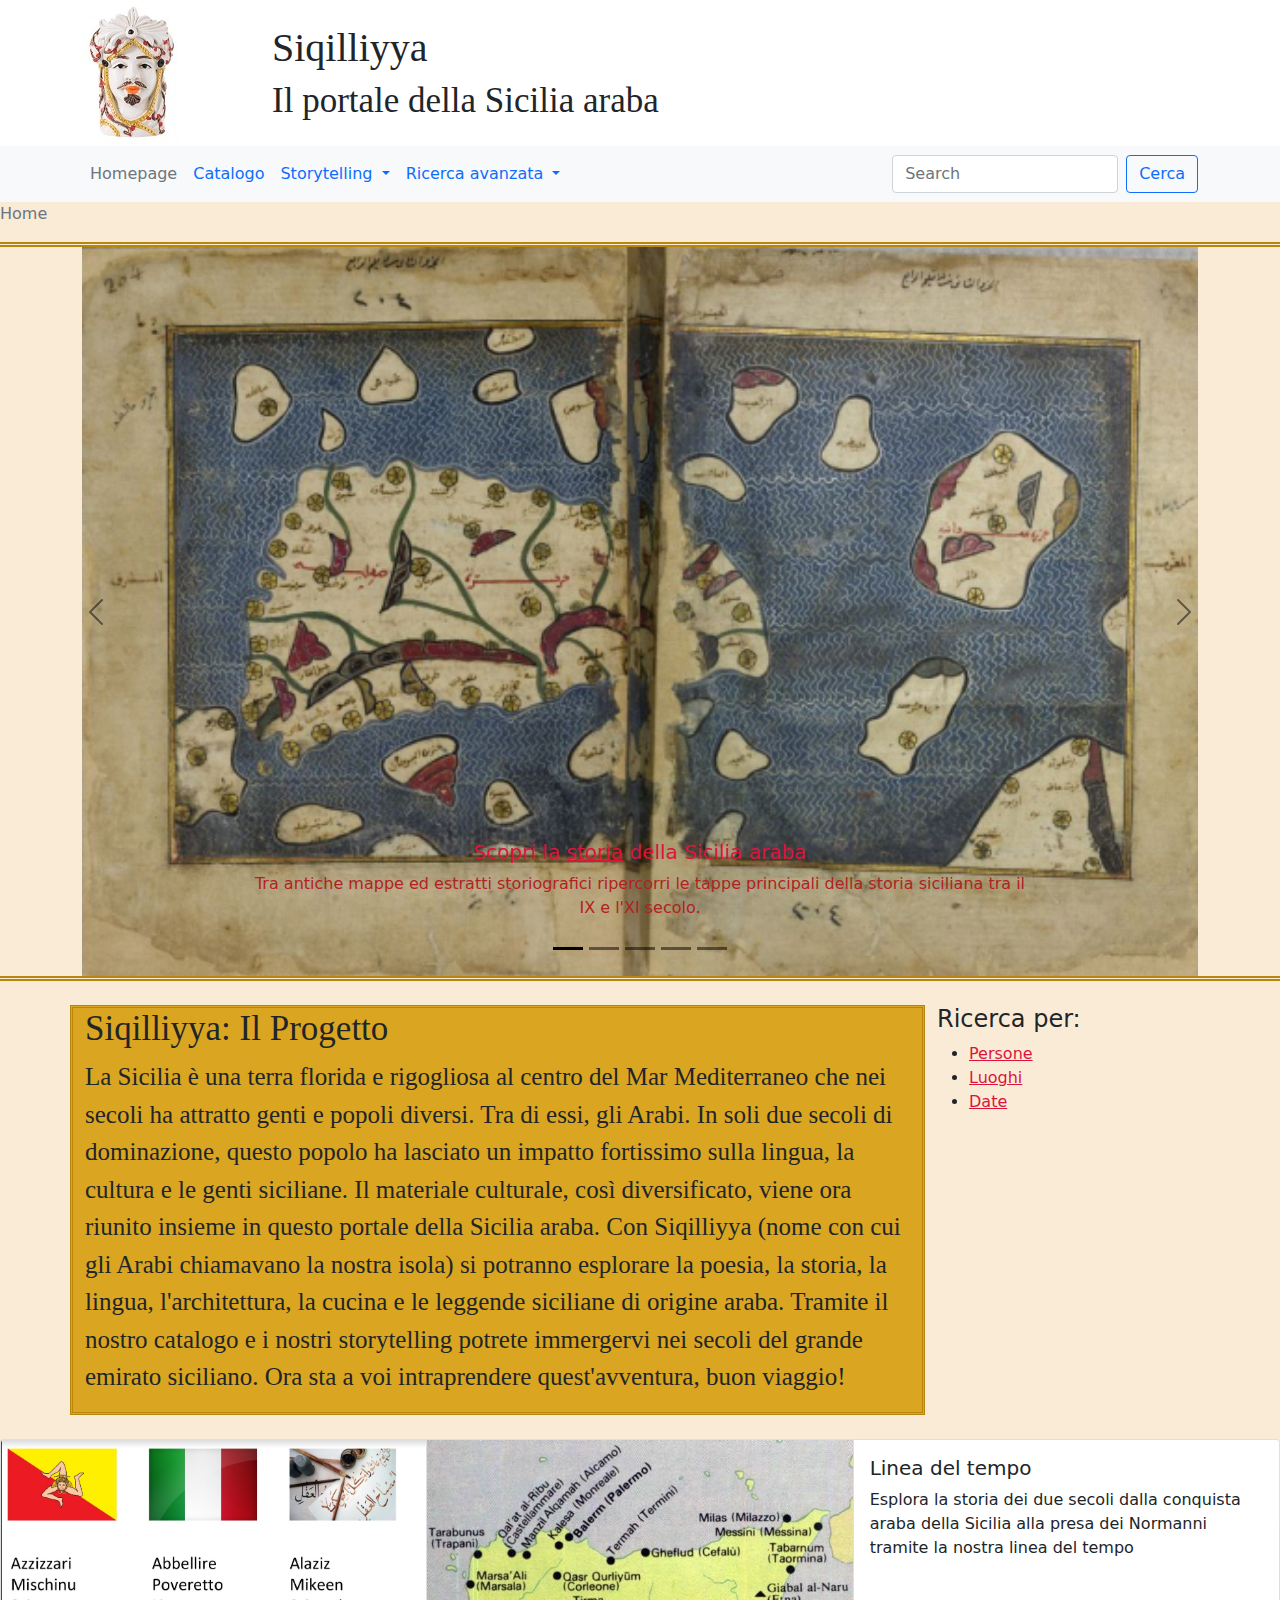
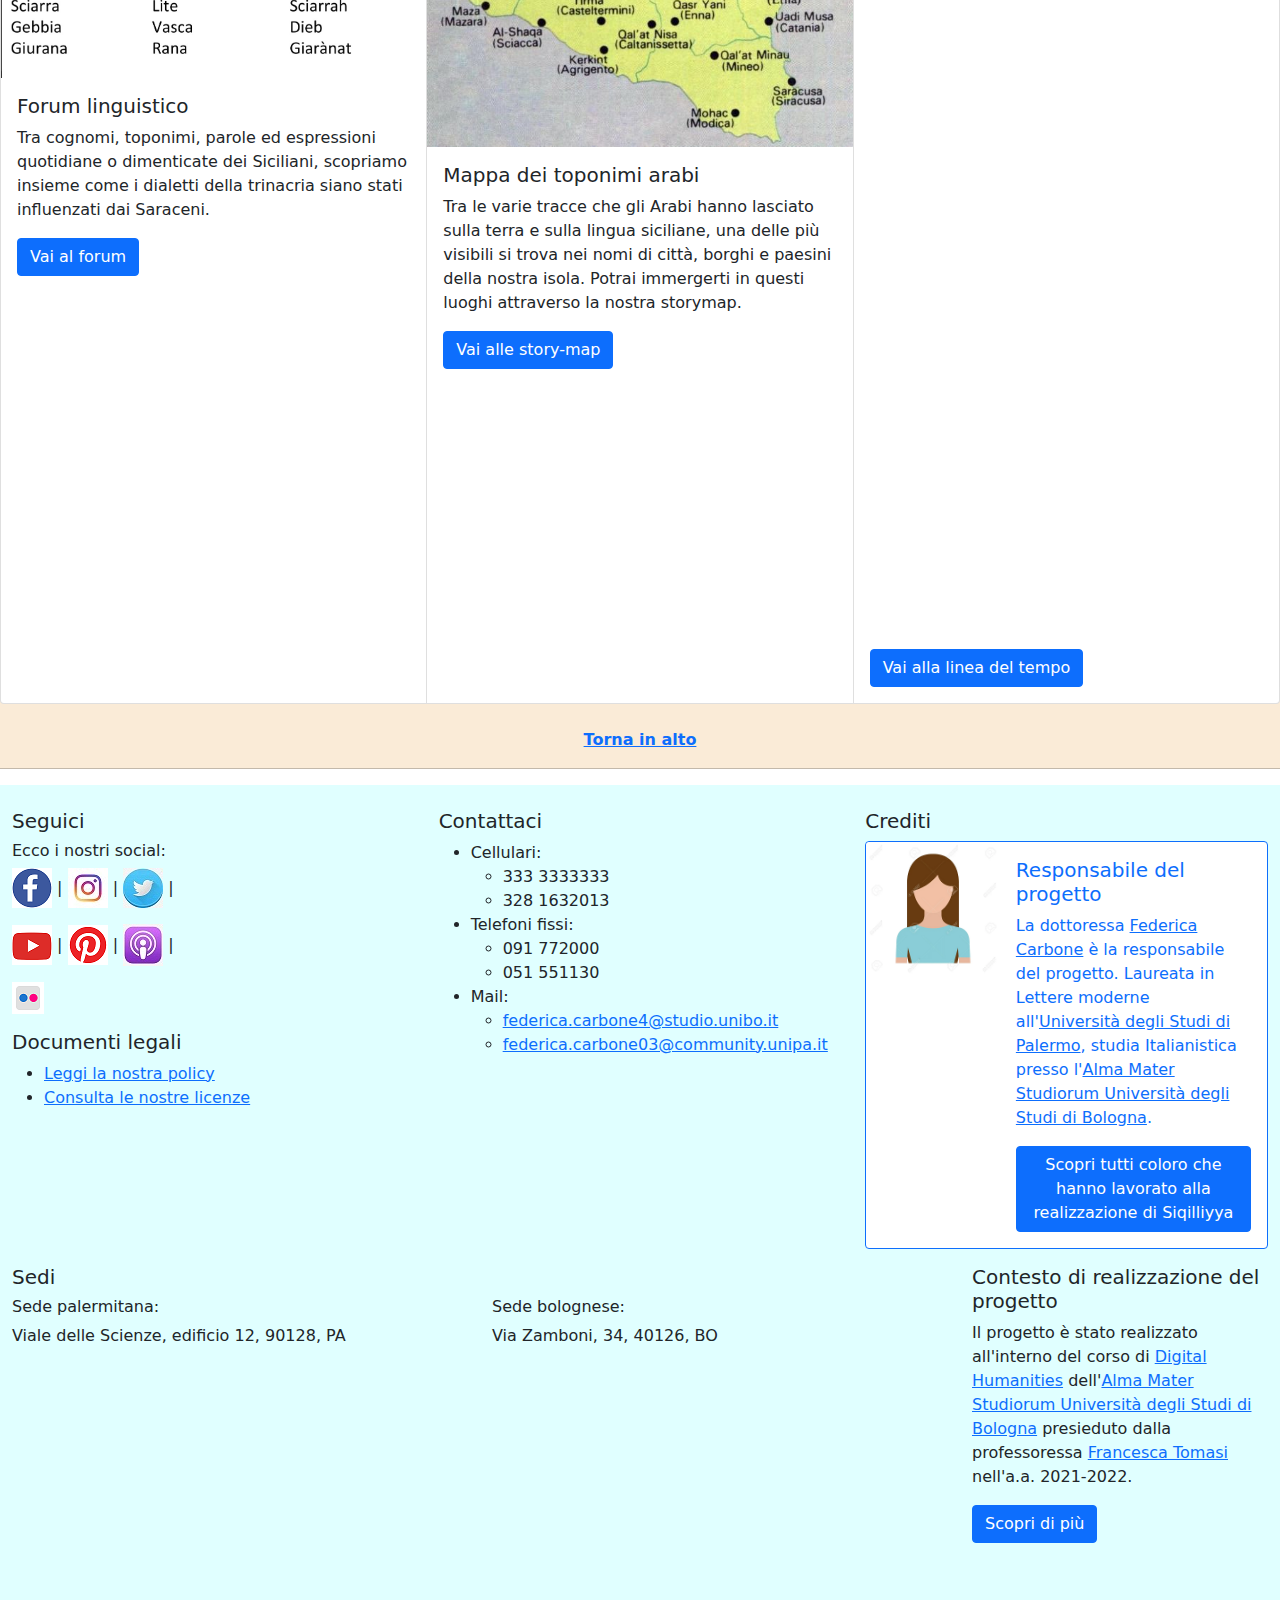
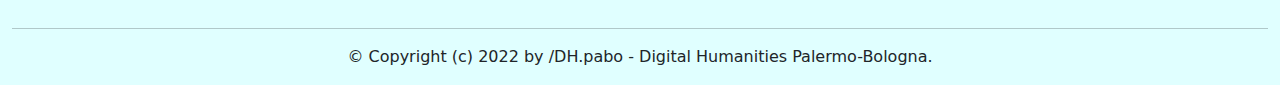
<file: index.html>
<!DOCTYPE html>
<html>
	<head>
		<title>Siqilliyya | Il portale della Sicilia araba</title>
		<meta charset="UTF-8"/>
		<link rel="stylesheet" type="text/css" href="bootstrap/css/bootstrap.min.css"/>
		<link rel="stylesheet" href="css/stile_homepage.css"/>
		<link rel="icon" type="image/x-icon" href="immagini/logo-sicilia.ico"/>
	</head>
	<body>
		<header>
			<span id="top"></span>
			<div class="container">
				<div class="row">
					<div class="col-md-2">
						<img src="immagini/testa_di_moro_logo_2.jpg" alt="logo">
					</div>
					<div class="col-md-10">
						<br/>
						<h1>Siqilliyya</h1>
						<h3>Il portale della Sicilia araba</h3>
					</div>
				</div>
			</div>
			</hr>
		</header>
		<main>
			<section class="testata" id="testata">
				<nav class="navbar navbar-expand-lg bg-light">
  					<div class="container">
    					<div class="collapse navbar-collapse" id="navbarSupportedContent">
      						<ul class="navbar-nav me-auto mb-2 mb-lg-0">
        						<li class="nav-item">
          							<a class="nav-link disabled" aria-current="page" href="#">Homepage</a>
        						</li>
        						<li class="nav-item">
          							<a class="nav-link" href="catalogo.html">Catalogo</a>
        						</li>
        						<li class="nav-item dropdown">
          							<a class="nav-link dropdown-toggle" href="#" id="navbarDropdown" role="button" data-bs-toggle="dropdown" aria-expanded="false">
            							Storytelling
          							</a>
          							<ul class="dropdown-menu" aria-labelledby="navbarDropdown">
            							<li><a class="dropdown-item" href="#">Mappe</a></li>
            							<li><a class="dropdown-item" href="#">Linee del tempo</a></li>
            							<li><hr class="dropdown-divider"></li>
            							<li><a class="dropdown-item" href="#">Esplora la Sicilia araba in VR scene</a></li>
          							</ul>
        						</li>
        						<li class="nav-item dropdown">
          							<a class="nav-link dropdown-toggle" href="#" id="navbarDropdown" role="button" data-bs-toggle="dropdown" aria-expanded="false">
            							Ricerca avanzata
          							</a>
          							<ul class="dropdown-menu" aria-labelledby="navbarDropdown">
            							<li><a class="dropdown-item" href="browsing.html">Per persone</a></li>
            							<li><a class="dropdown-item" href="#">Per luoghi</a></li>
            							<li><a class="dropdown-item" href="#">Per date</a></li>
          							</ul>
        						</li>
         					</ul>
      						<form class="d-flex" role="search">
        						<input class="form-control me-2" type="search" placeholder="Search" aria-label="Search">
        						<button class="btn btn-outline-primary" type="submit">Cerca</button>
      						</form>
    					</div>
  					</div>
				</nav>
			</section>
			<section id="briciole">
				<nav aria-label="breadcrumb">
  					<ol class="breadcrumb">
    					<li class="breadcrumb-item active" aria-current="page">Home</li>
  					</ol>
				</nav>
			</section>
			<section id="carosello">
				<div id="carouselExampleDark" class="carousel carousel-dark slide" data-bs-ride="carousel">
					<div class="carousel-indicators">
						<button type="button" data-bs-target="#carouselExampleDark" data-bs-slide-to="0" class="active" aria-current="true" aria-label="Slide 1"></button>
					    <button type="button" data-bs-target="#carouselExampleDark" data-bs-slide-to="1" aria-label="Slide 2"></button>
					    <button type="button" data-bs-target="#carouselExampleDark" data-bs-slide-to="2" aria-label="Slide 3"></button>
					    <button type="button" data-bs-target="#carouselExampleDark" data-bs-slide-to="3" aria-label="Slide 4"></button>
					    <button type="button" data-bs-target="#carouselExampleDark" data-bs-slide-to="4" aria-label="Slide 5"></button>
					</div>
					<div class="container">
						<div class="carousel-inner">
					    	<div class="carousel-item active" data-bs-interval="10000">
					      		<img src="immagini/tabula_rogeriana.jpg" class="d-block w-100" alt="Storiografia" title="Immagine tratta da Wikimedia Commons [[File:Tabula Rogeriana - Map of Sicily.jpg|thumb|Tabula Rogeriana - Map of Sicily]]">
						    	<div class="carousel-caption d-none d-md-block">
						        	<h5>Scopri la <a href="#">storia</a> della Sicilia araba</h5>
						        	<p>Tra antiche mappe ed estratti storiografici ripercorri le tappe principali della storia siciliana tra il IX e l'XI secolo.</p>
						    	</div>
					    	</div>
					    	<div class="carousel-item" data-bs-interval="2000">
					    		<img src="immagini/poesia4.jpg" class="d-block w-100" alt="Poesia" title="Immagine tratta da un tweet di Alessandro D'Avenia">
					      		<div class="carousel-caption d-none d-md-block">
					        		<h5>Scopri i <a href="#">poeti</a> arabi di Sicilia</h5>
					        		<p>Troverai le traduzioni delle più belle poesie della Sicilia araba.</p>
					      		</div>
					    	</div>
					    	<div class="carousel-item">
					      		<img src="immagini/chiostro_monreale.jpg" class="d-block w-100" alt="Architettura" title="Immagine tratta da Uncovered Sicily">
					      		<div class="carousel-caption d-none d-md-block" id="monreale">
					        		<h5>Scopri l'<a href="#">architettura</a> arabo-normanna</h5>
					        		<p>Attraverso le immagini ed una mappa interattiva ti sembrerà di passeggiare per le vie della Palermo arabo-normanna.</p>
					      		</div>
					    	</div>
					   	 	<div class="carousel-item">
					      		<img src="immagini/couscous.jpg" class="d-block w-100" alt="Cucina" title="Immagine tratta da blog.cookaround.com/blumirtillo">
					      		<div class="carousel-caption d-none d-md-block">
					        		<h5>Scopri le influenze arabe nella <a href="#">cucina</a> siciliana</h5>
					        		<p>Dal cous cous alla cubbaita, dalla caponata al cannolo... Attraverso le nostre ricette assapora gli influssi arabi sulla cucina siciliana.</p>
					      		</div>
					    	</div>
					    	<div class="carousel-item">
					      		<img src="immagini/teste_di_moro_carosello.jpg" class="d-block w-100" alt="Leggende" title="Immagine tratta da BB22">
					      		<div class="carousel-caption d-none d-md-block" id="teste_di_moro_carosello">
					        		<h5>Scopri le tracce della cultura araba nelle <a href="#">leggende</a> siciliane</h5>
					        		<p>Storie quotidiane o dimenticate dei Siciliani, discendenti dei Saraceni.</p>
					      		</div>
					    	</div>
						</div>
					</div>
					<button class="carousel-control-prev" type="button" data-bs-target="#carouselExampleDark" data-bs-slide="prev">
					    <span class="carousel-control-prev-icon" aria-hidden="true"></span>
					    <span class="visually-hidden">Precedente</span>
					</button>
					<button class="carousel-control-next" type="button" data-bs-target="#carouselExampleDark" data-bs-slide="next">
					    <span class="carousel-control-next-icon" aria-hidden="true"></span>
					    <span class="visually-hidden">Successivo</span>
					</button>
				</div>
			</section>
			<br/>
			<section id="presentazione">
				<div class="container">
					<div class="row">
						<div class="col-md-9" id="progetto">
							<h3 id="titolo_progetto">Siqilliyya: Il Progetto</h3>
							<p id="testo_progetto">La Sicilia è una terra florida e rigogliosa al centro del Mar Mediterraneo che nei secoli ha attratto genti e popoli diversi. Tra di essi, gli Arabi. In soli due secoli di dominazione, questo popolo ha lasciato un impatto fortissimo sulla lingua, la cultura e le genti siciliane. Il materiale culturale, così diversificato, viene ora riunito insieme in questo portale della Sicilia araba. Con Siqilliyya (nome con cui gli Arabi chiamavano la nostra isola) si potranno esplorare la poesia, la storia, la lingua, l'architettura, la cucina e le leggende siciliane di origine araba. Tramite il nostro catalogo e i nostri storytelling potrete immergervi nei secoli del grande emirato siciliano. Ora sta a voi intraprendere quest'avventura, buon viaggio!</p>
						</div>
						<div class="col-md-3">
							<h4>Ricerca per:</h4>
							<ul>
								<li><a href="browsing.html">Persone</a></li>
								<li><a href="#">Luoghi</a></li>
								<li><a href="#">Date</a></li>
							</ul>
						</div>
					</div>
				</div>
			</section>
			<br/>
			<section id="cards">
				<div class="card-group">
  					<div class="card">
    					<img src="immagini/lingue_a_confronto_2.jpeg" class="card-img-top" alt="Linguistica" title="Immagine origianale realizzata tramite PowerPoint">
    					<div class="card-body">
      						<h5 class="card-title">Forum linguistico</h5>
      						<p class="card-text">Tra cognomi, toponimi, parole ed espressioni quotidiane o dimenticate dei Siciliani, scopriamo insieme come i dialetti della trinacria siano stati influenzati dai Saraceni.</p>
      						<a href="#" class="btn btn-primary">Vai al forum</a>
    					</div>
  					</div>
  					<div class="card">
    					<img src="immagini/toponimi3.jpg" class="card-img-top" alt="toponimi" title="Immagine tratta da Nuovo Sud">
    					<div class="card-body">
      						<h5 class="card-title">Mappa dei toponimi arabi</h5>
      						<p class="card-text">Tra le varie tracce che gli Arabi hanno lasciato sulla terra e sulla lingua siciliane, una delle più visibili si trova nei nomi di città, borghi e paesini della nostra isola. Potrai immergerti in questi luoghi attraverso la nostra storymap.</p>
      						<a href="#" class="btn btn-primary">Vai alle story-map</a>
    					</div>
  					</div>
  					<div class="card">
    					<div class="card-body">
      						<h5 class="card-title">Linea del tempo</h5>
      						<p class="card-text">Esplora la storia dei due secoli dalla conquista araba della Sicilia alla presa dei Normanni tramite la nostra linea del tempo</p>
      						<p><iframe src='https://cdn.knightlab.com/libs/timeline3/latest/embed/index.html?source=1vl5RBCYtblyzmoqwrYj-UDU_9cES_SzyywRX2zq_ZBI&font=Default&lang=it&initial_zoom=2&height=650' width='100%' height='650' webkitallowfullscreen mozallowfullscreen allowfullscreen frameborder='0'></iframe></p>
      						<a href="https://cdn.knightlab.com/libs/timeline3/latest/embed/index.html?source=1vl5RBCYtblyzmoqwrYj-UDU_9cES_SzyywRX2zq_ZBI&font=Default&lang=it&initial_zoom=2&height=650" class="btn btn-primary">Vai alla linea del tempo</a>
      					</div>
  					</div>
				</div>
			</section>
			<br/>
			<div class="container" id="back_to_top">
				<div class="row">
					<div class="col-md-12"><a href="#top"><strong>Torna in alto</strong></a></div>
				</div>
			</div>
			<hr/>
		</main>
		<footer>
			<br/>
			<div class="container-fluid">	
				<div class="row">
					<div class="col-md-4">	
						<h5>Seguici</h5>
						<h6>Ecco i nostri social:</h6>
						<p><a href="#"><img src="immagini/facebook.png" title="Facebook" /></a> | <a href="#"><img src="immagini/instagram.jpg" title="Instagram" /></a> | <a href="#"><img src="immagini/twitter.jpg" title="Twitter" /></a> | </p>
						<p><a href="#"><img src="immagini/youtube.png" title="YouTube" /></a> | <a href="#"><img src="immagini/pinterest.png" title="Pinterest" /></a> | <a href="#"><img src="immagini/itunes.png" title="I-Tunes" /></a> | </p>
						<p><a href="#"><img src="immagini/flickr.png" title="Flickr" /></a></p>
						<h5>Documenti legali</h5>
						<ul>
							<li><a href="#">Leggi la nostra policy</a></li>
							<li><a href="#">Consulta le nostre licenze</a></li>
						</ul>
					</div>
					<div class="col-md-4">
						<h5>Contattaci</h5>
						<ul>
							<li>Cellulari:
								<ul>
									<li>333 3333333</li>
									<li>328 1632013</li>
								</ul>
							</li>
							<li>Telefoni fissi:
								<ul>
									<li>091 772000</li>
									<li>051 551130</li>
								</ul>
							</li>
							<li>Mail:
								<ul>
									<li><a href="#">federica.carbone4@studio.unibo.it</a></li>
									<li><a href="#">federica.carbone03@community.unipa.it</a></li>
								</ul>
							</li>
						</ul>
					</div>
					<div class="col-md-4">
						<h5>Crediti</h5>
						<div class="card border-primary mb-3" style="max-width: 540px;">
  							<div class="row g-0">
    							<div class="col-md-4">
      								<img src="immagini/donna.png" class="img-fluid rounded-start" alt="Federica_Carbone" title="Immagine tratta da it.123rf.com">
    							</div>
    							<div class="col-md-8">
      								<div class="card-body text-primary">
        								<h5 class="card-title">Responsabile del progetto</h5>
        								<p class="card-text">La dottoressa <a href="">Federica Carbone</a> è la responsabile del progetto. Laureata in Lettere moderne all'<a href="#">Università degli Studi di Palermo</a>, studia Italianistica presso l'<a href="">Alma Mater Studiorum Università degli Studi di Bologna</a>.</p>
        								<a href="#" class="btn btn-primary">Scopri tutti coloro che hanno lavorato alla realizzazione di Siqilliyya</a>
      								</div>
    							</div>
  							</div>
						</div>
					</div>
				</div>
				<div class="row">
					<div class="col-md-9">
						<h5>Sedi</h5>
						<div class="row">
							<div class="col-md-6">
								<h6>Sede palermitana:</h6>
								<p>Viale delle Scienze, edificio 12, 90128, PA</p>
								<p><iframe src="https://www.google.com/maps/embed?pb=!1m14!1m8!1m3!1d12558.442365567298!2d13.3463166!3d38.102727!3m2!1i1024!2i768!4f13.1!3m3!1m2!1s0x0%3A0xcbac9ff4df2a807a!2sEdificio%2012%20-%20Scienze%20umanistiche%2C%20Lettere%20e%20Filosofia!5e0!3m2!1sit!2sit!4v1656497233109!5m2!1sit!2sit" width="300" height="225" style="border:0;" allowfullscreen="" loading="lazy" referrerpolicy="no-referrer-when-downgrade"></iframe></p>
							</div>
							<div class="col-md-6">
								<h6>Sede bolognese:</h6>
								<p>Via Zamboni, 34, 40126, BO</p>
								<p><iframe src="https://www.google.com/maps/embed?pb=!1m18!1m12!1m3!1d2845.901742406408!2d11.351446300000001!3d44.4966801!2m3!1f0!2f0!3f0!3m2!1i1024!2i768!4f13.1!3m3!1m2!1s0x477fd4bb9919533f%3A0x28bbdd19297b033a!2sVia%20Zamboni%2C%2034%2C%2040126%20Bologna%20BO!5e0!3m2!1sit!2sit!4v1656497320442!5m2!1sit!2sit" width="300" height="225" style="border:0;" allowfullscreen="" loading="lazy" referrerpolicy="no-referrer-when-downgrade"></iframe></p>
							</div>
						</div>
					</div>
					<div class="col-md-3">
						<h5>Contesto di realizzazione del progetto</h5>
						<p>Il progetto è stato realizzato all'interno del corso di <a href="">Digital Humanities</a> dell'<a href="">Alma Mater Studiorum Università degli Studi di Bologna</a> presieduto dalla professoressa <a href="">Francesca Tomasi</a> nell'a.a. 2021-2022.</p>
						<a href="#" class="btn btn-primary">Scopri di più</a>
					</div>
				</div>
				<hr/>
				<div class="row">
					<div class="col-md-12">
						<p class="text-center">© Copyright (c) 2022 by /DH.pabo - Digital Humanities Palermo-Bologna.</p>
					</div>
				</div>
			</div>
		</footer>
		<script src="bootstrap/js/bootstrap.bundle.min.js"></script>
	</body>
</html>
</file>
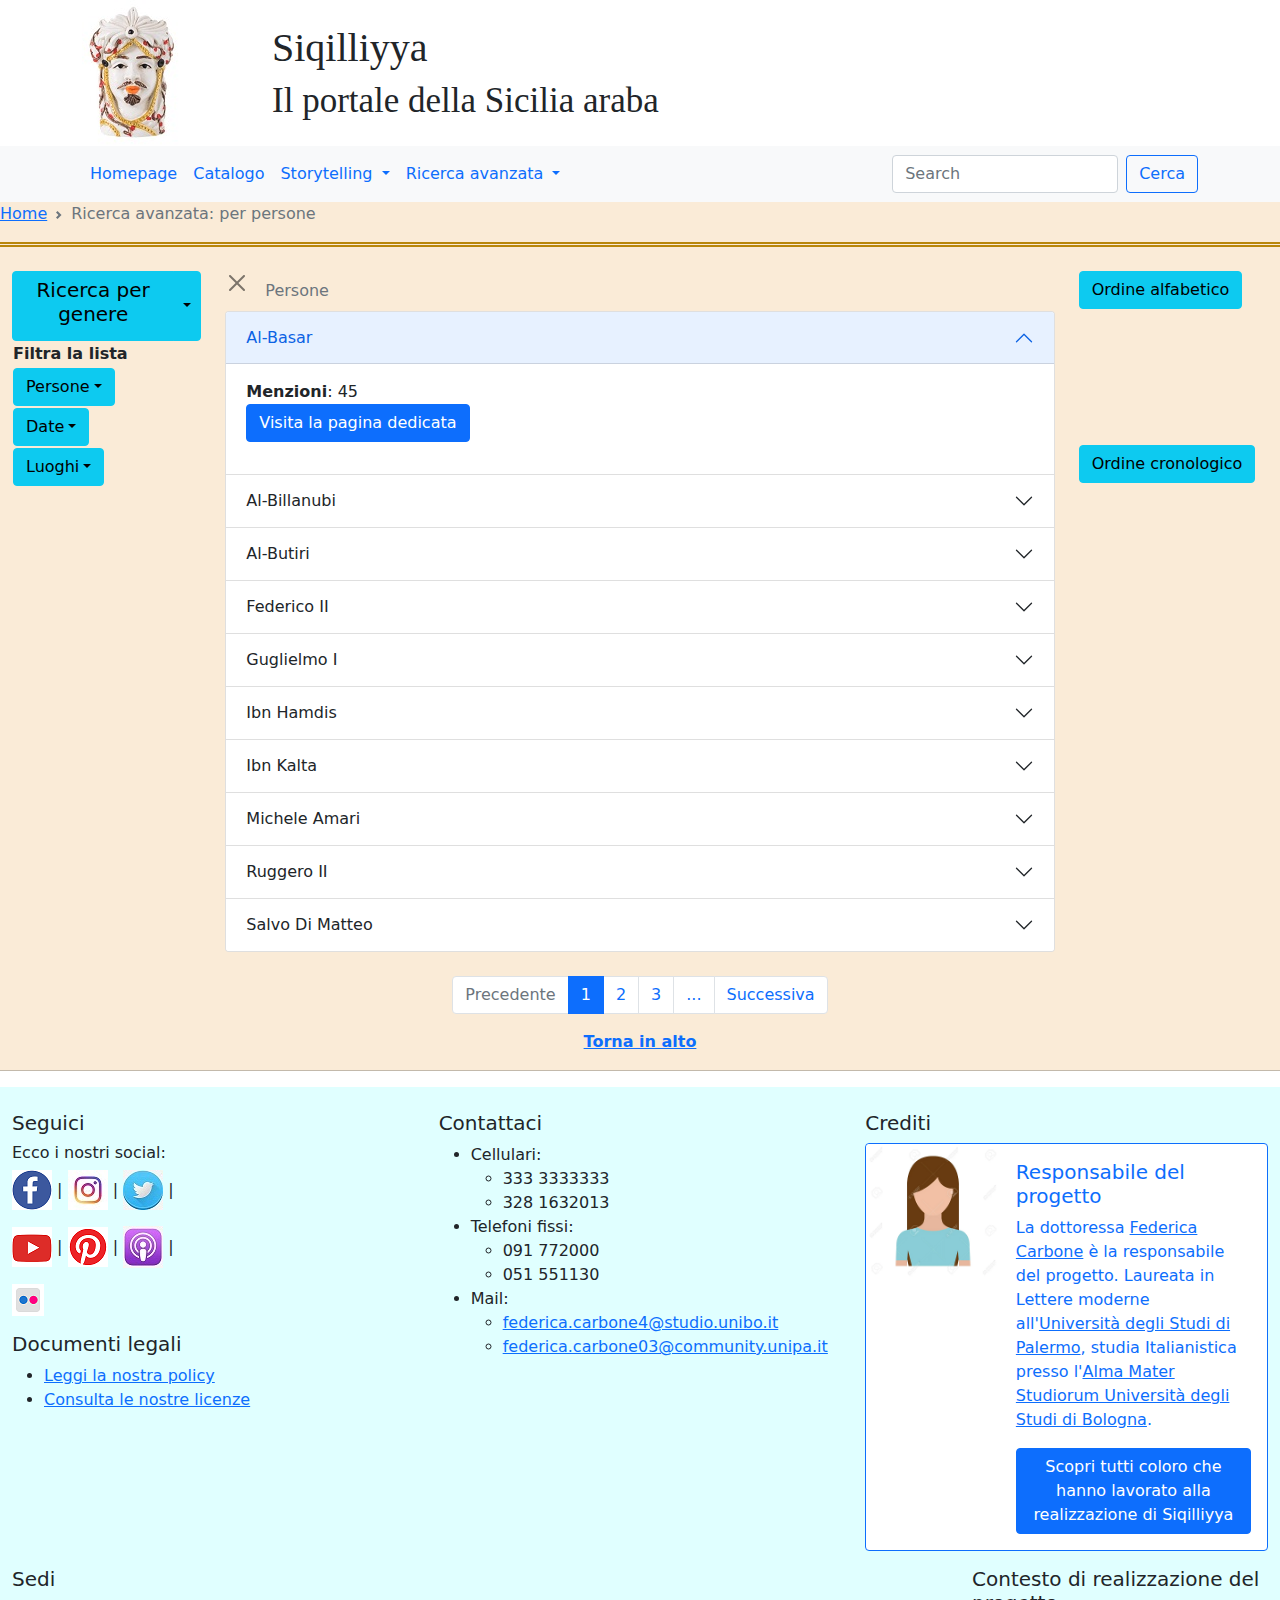
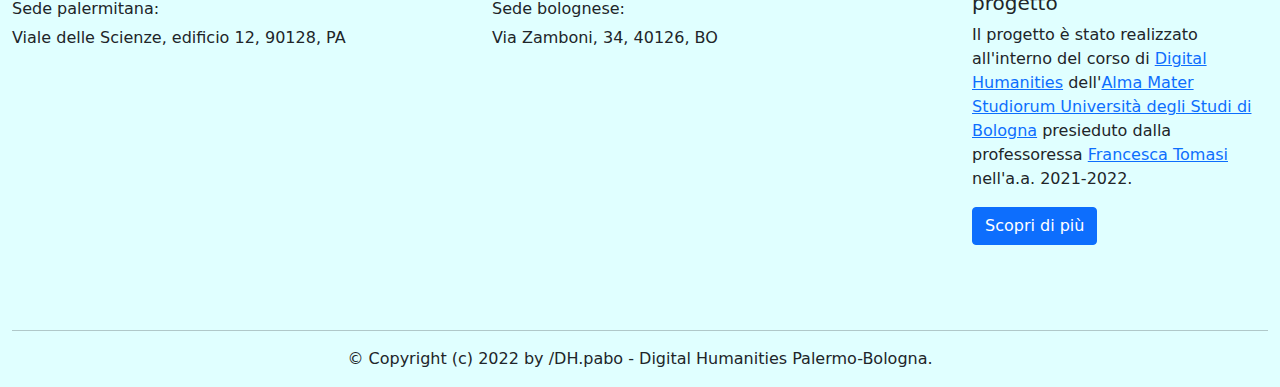
<file: browsing.html>
<!DOCTYPE html>
<!DOCTYPE html>
<html>
<head>
	<title>Ricerca per persone | Siqilliyya | Il portale della Sicilia araba</title>
	<meta charset="utf-8">
	<link rel="stylesheet" type="text/css" href="bootstrap/css/bootstrap.min.css"/>
	<link rel="stylesheet" href="css/stile_catalogo.css"/>
	<link rel="icon" type="image/x-icon" href="immagini/logo-sicilia.ico"/>
</head>
<body>
	<header>
		<span id="top"></span>
		<div class="container">
			<div class="row">
				<div class="col-md-2">
					<img src="immagini/testa_di_moro_logo_2.jpg" alt="logo">
				</div>
				<div class="col-md-10">
					<br/>
					<h1>Siqilliyya</h1>
					<h3>Il portale della Sicilia araba</h3>
				</div>
			</div>
		</div>
		</hr>
	</header>
	<main>
		<section class="testata" id="testata">
			<nav class="navbar navbar-expand-lg bg-light">
  				<div class="container">
    				<div class="collapse navbar-collapse" id="navbarSupportedContent">
     					<ul class="navbar-nav me-auto mb-2 mb-lg-0">
       						<li class="nav-item">
          						<a class="nav-link active" href="index.html">Homepage</a>
        					</li>
        					<li class="nav-item">
          						<a class="nav-link active" aria-current="page" href="catalogo.html">Catalogo</a>
        					</li>
        					<li class="nav-item dropdown">
          						<a class="nav-link dropdown-toggle" href="#" id="navbarDropdown" role="button" data-bs-toggle="dropdown" aria-expanded="false">
            						Storytelling
          						</a>
          						<ul class="dropdown-menu" aria-labelledby="navbarDropdown">
            						<li><a class="dropdown-item" href="#">Mappe</a></li>
            						<li><a class="dropdown-item" href="#">Linee del tempo</a></li>
            						<li><hr class="dropdown-divider"></li>
            						<li><a class="dropdown-item" href="#">Esplora la Sicilia araba in VR scene</a></li>
          						</ul>
        					</li>
        					<li class="nav-item dropdown">
          						<a class="nav-link dropdown-toggle" href="#" id="navbarDropdown" role="button" data-bs-toggle="dropdown" aria-expanded="false">
            						Ricerca avanzata
          						</a>
          						<ul class="dropdown-menu" aria-labelledby="navbarDropdown">
            						<li><a class="dropdown-item" href="#persone">Per persone</a></li>
            						<li><a class="dropdown-item" href="#">Per luoghi</a></li>
            						<li><a class="dropdown-item" href="#">Per date</a></li>
          						</ul>
        					</li>
         				</ul>
      					<form class="d-flex" role="search">
        					<input class="form-control me-2" type="search" placeholder="Search" aria-label="Search">
        					<button class="btn btn-outline-primary" type="submit">Cerca</button>
      					</form>
    				</div>
  				</div>
			</nav>
		</section>
		<section id="briciole">
			<nav style="--bs-breadcrumb-divider: url(&#34;data:image/svg+xml,%3Csvg xmlns='http://www.w3.org/2000/svg' width='8' height='8'%3E%3Cpath d='M2.5 0L1 1.5 3.5 4 1 6.5 2.5 8l4-4-4-4z' fill='%236c757d'/%3E%3C/svg%3E&#34;);" aria-label="breadcrumb">
	  			<ol class="breadcrumb">
	    			<li class="breadcrumb-item"><a href="index.html">Home</a></li>
	    			<li class="breadcrumb-item active" aria-current="page">Ricerca avanzata: per persone</li>
	  			</ol>
			</nav>
		</section>
		<section id="corpo">
			<br/>
			<div class="container-fluid">
				<div class="row">
					<div class="col-md-2">
						<aside>
							<div class="btn-group">
  								<button type="button" class="btn btn-info"><h5>Ricerca per genere</h5></button>
  								<button type="button" class="btn btn-info dropdown-toggle dropdown-toggle-split" data-bs-toggle="dropdown" aria-expanded="false">
    								<span class="visually-hidden">Toggle Dropdown</span>
  								</button>
  								<ul class="dropdown-menu">
  									<button type="button" class="btn-close" aria-label="Close"></button>
    								<li><a class="dropdown-item" href="#">Leggende</a></li>
    								<li><a class="dropdown-item" href="#">Opere architettoniche</a></li>
    								<li><a class="dropdown-item" href="#">Opere storiografiche</a></li>
    								<li><a class="dropdown-item" href="#">Poesie</a></li>
    								<li><a class="dropdown-item" href="#">Ricette</a></li>
  								</ul>
							</div>
							<span></span>
							<table>
								<tr>
									<th>Filtra la lista</th>
								</tr>
								<tr>
									<td>
										<div class="dropdown">
  											<button class="btn btn-info dropdown-toggle" type="button" id="dropdownMenuButton1" data-bs-toggle="dropdown" aria-expanded="false">Persone</button>
  											<ul class="dropdown-menu" aria-labelledby="dropdownMenuButton1">
												<li><a class="dropdown-item" href="#">Al-Basar</a></li>
											    <li><a class="dropdown-item" href="#al-billanubi">Al-Billanubi</a></li>
											    <li><a class="dropdown-item" href="#">Al-Butiri</a></li>
											    <li><a class="dropdown-item" href="#">Federico II</a></li>
											    <li><a class="dropdown-item" href="#guglielmo_i">Guglielmo I</a></li>
											    <li><a class="dropdown-item" href="catalogo_ibn_hamdis.html">Ibn Hamdis</a></li>
											    <li><a class="dropdown-item" href="#">Ibn Kalta</a></li>
											    <li><a class="dropdown-item" href="#amari">Michele Amari</a></li>
											    <li><a class="dropdown-item" href="#ruggero_ii">Ruggero II</a></li>
											    <li><a class="dropdown-item" href="#">Salvo Di Matteo</a></li>
											</ul>
										</div>
									</td>
								</tr>
								<tr>
									<td>
										<div class="dropdown">
  											<button class="btn btn-info dropdown-toggle" type="button" id="dropdownMenuButton1" data-bs-toggle="dropdown" aria-expanded="false">Date</button>
  											<ul class="dropdown-menu" aria-labelledby="dropdownMenuButton1">
												<li><a class="dropdown-item" href="#">XI sec.</a></li>
											    <li><a class="dropdown-item" href="#">XI-XII sec.</a></li>
											    <li><a class="dropdown-item" href="#">1132</a></li>
											    <li><a class="dropdown-item" href="#">1140</a></li>
												<li><a class="dropdown-item" href="#">1165</a></li>
												<li><a class="dropdown-item" href="#">1854-1872</a></li>
											</ul>
										</div>
									</td>
								</tr>
								<tr>
									<td>
										<div class="dropdown">
  											<button class="btn btn-info dropdown-toggle" type="button" id="dropdownMenuButton1" data-bs-toggle="dropdown" aria-expanded="false">Luoghi</button>
  											<ul class="dropdown-menu" aria-labelledby="dropdownMenuButton1">
												<li><a class="dropdown-item" href="#">Butera</a></li>
											    <li><a class="dropdown-item" href="#">Cefalù</a></li>
											    <li><a class="dropdown-item" href="#">Monreale</a></li>
											    <li><a class="dropdown-item" href="#">Noto</a></li>
											    <li><a class="dropdown-item" href="#">Palermo</a></li>
											    <li><a class="dropdown-item" href="#">Siracusa</a></li>
											    <li><a class="dropdown-item" href="#">Villanuova</a></li>
											</ul>
										</div>
									</td>
								</tr>
							</table>
						</aside>
					</div>
					<div class="col-md-8">
						<div class="row">
							<div class="col-md-12">
								<ul class="nav">
									<button type="button" class="btn-close" aria-label="Close"></button>
									<li class="nav-item">
										<a class="nav-link disabled">Persone</a>
									</li>
								</ul>
							</div>
						</div>
						<section id="accordion">
							<div class="accordion" id="accordionExample">
  								<div class="accordion-item">
    								<h2 class="accordion-header" id="headingOne">
      									<button class="accordion-button" type="button" data-bs-toggle="collapse" data-bs-target="#collapseOne" aria-expanded="true" aria-controls="collapseOne">
        									Al-Basar
      									</button>
    								</h2>
    								<div id="collapseOne" class="accordion-collapse collapse show" aria-labelledby="headingOne" data-bs-parent="#accordionExample">
      									<div class="accordion-body">
        									<strong>Menzioni</strong>: 45
        									<p><a href="#" class="btn btn-primary">Visita la pagina dedicata</a></p>
      									</div>
    								</div>
  								</div>
  								<div class="accordion-item">
    								<h2 class="accordion-header" id="headingTwo">
      									<button class="accordion-button collapsed" type="button" data-bs-toggle="collapse" data-bs-target="#collapseTwo" aria-expanded="false" aria-controls="collapseTwo">
        									Al-Billanubi
      									</button>
    								</h2>
   									<div id="collapseTwo" class="accordion-collapse collapse" aria-labelledby="headingTwo" data-bs-parent="#accordionExample">
      									<div class="accordion-body">
        									<strong>Menzioni</strong>: 67  
        									<p><a href="#" class="btn btn-primary">Visita la pagina dedicata</a></p>			
        								</div>
    								</div>
  								</div>
  								<div class="accordion-item">
    								<h2 class="accordion-header" id="headingThree">
      									<button class="accordion-button collapsed" type="button" data-bs-toggle="collapse" data-bs-target="#collapseThree" aria-expanded="false" aria-controls="collapseThree">
        									Al-Butiri
      									</button>
    								</h2>
    								<div id="collapseThree" class="accordion-collapse collapse" aria-labelledby="headingThree" data-bs-parent="#accordionExample">
      									<div class="accordion-body">
        									<strong>Menzioni</strong>: 78  
        									<p><a href="#" class="btn btn-primary">Visita la pagina dedicata</a></p>
      									</div>
    								</div>
    							</div>
    							<div class="accordion-item">
    								<h2 class="accordion-header" id="headingFour">
      									<button class="accordion-button collapsed" type="button" data-bs-toggle="collapse" data-bs-target="#collapseFour" aria-expanded="false" aria-controls="collapseFour">
        									Federico II
      									</button>
    								</h2>
    								<div id="collapseFour" class="accordion-collapse collapse" aria-labelledby="headingFour" data-bs-parent="#accordionExample">
      									<div class="accordion-body">
        									<strong>Menzioni</strong>: 110  
        									<p><a href="#" class="btn btn-primary">Visita la pagina dedicata</a></p>
      									</div>
    								</div>
    							</div>
    							<div class="accordion-item">
    								<h2 class="accordion-header" id="headingFive">
      									<button class="accordion-button collapsed" type="button" data-bs-toggle="collapse" data-bs-target="#collapseFive" aria-expanded="false" aria-controls="collapseFive">
        									Guglielmo I
      									</button>
    								</h2>
    								<div id="collapseFive" class="accordion-collapse collapse" aria-labelledby="headingFive" data-bs-parent="#accordionExample">
      									<div class="accordion-body">
        									<strong>Menzioni</strong>: 25  
        									<p><a href="#" class="btn btn-primary">Visita la pagina dedicata</a></p>
      									</div>
    								</div>
    							</div>
    							<div class="accordion-item">
    								<h2 class="accordion-header" id="headingSix">
      									<button class="accordion-button collapsed" type="button" data-bs-toggle="collapse" data-bs-target="#collapseSix" aria-expanded="false" aria-controls="collapseSix">
        									Ibn Hamdis
      									</button>
    								</h2>
    								<div id="collapseSix" class="accordion-collapse collapse" aria-labelledby="headingSix" data-bs-parent="#accordionExample">
      									<div class="accordion-body">
        									<strong>Menzioni</strong>: 126  
        									<p><a href="catalogo_ibn_hamdis.html" class="btn btn-primary">Visita la pagina dedicata</a></p>
      									</div>
    								</div>
    							</div>
    							<div class="accordion-item">
    								<h2 class="accordion-header" id="headingSeven">
      									<button class="accordion-button collapsed" type="button" data-bs-toggle="collapse" data-bs-target="#collapseSeven" aria-expanded="false" aria-controls="collapseSeven">
        									Ibn Kalta
      									</button>
    								</h2>
    								<div id="collapseSeven" class="accordion-collapse collapse" aria-labelledby="headingSeven" data-bs-parent="#accordionExample">
      									<div class="accordion-body">
        									<strong>Menzioni</strong>: 13  
        									<p><a href="#" class="btn btn-primary">Visita la pagina dedicata</a></p>
      									</div>
    								</div>
    							</div>
    							<div class="accordion-item">
    								<h2 class="accordion-header" id="headingEight">
      									<button class="accordion-button collapsed" type="button" data-bs-toggle="collapse" data-bs-target="#collapseEight" aria-expanded="false" aria-controls="collapseEight">
        									Michele Amari
      									</button>
    								</h2>
    								<div id="collapseEight" class="accordion-collapse collapse" aria-labelledby="headingEight" data-bs-parent="#accordionExample">
      									<div class="accordion-body">
        									<strong>Menzioni</strong>: 89  
        									<p><a href="#" class="btn btn-primary">Visita la pagina dedicata</a></p>
      									</div>
    								</div>
    							</div>
    							<div class="accordion-item">
    								<h2 class="accordion-header" id="headingNine">
      									<button class="accordion-button collapsed" type="button" data-bs-toggle="collapse" data-bs-target="#collapseNine" aria-expanded="false" aria-controls="collapseNine">
        									Ruggero II
      									</button>
    								</h2>
    								<div id="collapseNine" class="accordion-collapse collapse" aria-labelledby="headingNine" data-bs-parent="#accordionExample">
      									<div class="accordion-body">
        									<strong>Menzioni</strong>: 67  
        									<p><a href="#" class="btn btn-primary">Visita la pagina dedicata</a></p>
      									</div>
    								</div>
    							</div>
    							<div class="accordion-item">
    								<h2 class="accordion-header" id="headingTen">
      									<button class="accordion-button collapsed" type="button" data-bs-toggle="collapse" data-bs-target="#collapseTen" aria-expanded="false" aria-controls="collapseTen">
        									Salvo Di Matteo
      									</button>
    								</h2>
    								<div id="collapseTen" class="accordion-collapse collapse" aria-labelledby="headingTen" data-bs-parent="#accordionExample">
      									<div class="accordion-body">
        									<strong>Menzioni</strong>: 3
        									<p><a href="#" class="btn btn-primary">Visita la pagina dedicata</a></p>
      									</div>
    								</div>
  								</div>
							</div>
						</section>
					</div>
					<div class="col-md-2">
						<aside>
							<div id="collapse_1">
								<p>
	  								<button class="btn btn-info" type="button" data-bs-toggle="collapse" data-bs-target="#collapseWidthExample" aria-expanded="false" aria-controls="collapseWidthExample">
	    								Ordine alfabetico
	  								</button>
								</p>
								<div style="min-height: 120px;">
	  								<div class="collapse collapse-horizontal" id="collapseWidthExample">
	    								<div class="card card-body" style="width: 300px;">
	      									<div class="btn-group-toggle" data-toggle="buttons">
			                        			<label class="btn btn-outline-info active mt-1">
			                            			<input type="radio" checked/> A-Z
			                        			</label>
			                        			<label class="btn btn-outline-info mt-1">
				                            		<input type="radio"/> Z-A
				                        		</label>
				                    		</div>
	    								</div>
	  								</div>
								</div>
							</div>
							<div id="collapse_2">
	  							<p>
	  								<button class="btn btn-info" type="button" data-bs-toggle="collapse" data-bs-target="#collapseWidthExample" aria-expanded="false" aria-controls="collapseWidthExample">
	    								Ordine cronologico
	  								</button>
								</p>
								<div style="min-height: 120px;">
	  								<div class="collapse collapse-horizontal" id="collapseWidthExample">
	    								<div class="card card-body" style="width: 300px;">
	      									<div class="btn-group-toggle" data-toggle="buttons">
			                        			<label class="btn btn-outline-info mt-1">
			                            			<input type="radio" checked/> Ordine crescente
			                        			</label>
			                        			<label class="btn btn-outline-info mt-1">
				                            		<input type="radio"/> Ordine decrescente
				                        		</label>
				                    		</div>	
				                    	</div>
	  								</div>
								</div>
							</div>
						</aside>
					</div>
				</div>
			</div>
		</section>
		<br/>
		<section id="impaginazione">
			<nav aria-label="Page navigation example">
  				<ul class="pagination justify-content-center">
    				<li class="page-item disabled">
      					<a class="page-link">Precedente</a>
    				</li>
    				<li class="page-item active" aria-current="page">
    					<span class="page-link">1</span>
    				</li>
    				<li class="page-item"><a class="page-link" href="#">2</a></li>
    				<li class="page-item"><a class="page-link" href="#">3</a></li>
    				<li class="page-item"><a class="page-link" href="#">...</a></li>
    				<li class="page-item">
      					<a class="page-link" href="#">Successiva</a>
    				</li>
  				</ul>
			</nav>
		</section>
		<div class="container" id="back_to_top">
			<div class="row">
				<div class="col-md-12"><a href="#top"><strong>Torna in alto</strong></a></div>
			</div>
		</div>
		<hr/>
	</main>
	<footer>
		<br/>
		<div class="container-fluid">	
			<div class="row">
				<div class="col-md-4">
					<h5>Seguici</h5>
					<h6>Ecco i nostri social:</h6>
					<p><a href="#"><img src="immagini/facebook.png" title="Facebook" /></a> | <a href="#"><img src="immagini/instagram.jpg" title="Instagram" /></a> | <a href="#"><img src="immagini/twitter.jpg" title="Twitter" /></a> | </p>
					<p><a href="#"><img src="immagini/youtube.png" title="YouTube" /></a> | <a href="#"><img src="immagini/pinterest.png" title="Pinterest" /></a> | <a href="#"><img src="immagini/itunes.png" title="I-Tunes" /></a> | </p>
					<p><a href="#"><img src="immagini/flickr.png" title="Flickr" /></a></p>
					<h5>Documenti legali</h5>
					<ul>
						<li><a href="#">Leggi la nostra policy</a></li>
						<li><a href="#">Consulta le nostre licenze</a></li>
					</ul>
				</div>
				<div class="col-md-4">
					<h5>Contattaci</h5>
					<ul>
						<li>Cellulari:
							<ul>
								<li>333 3333333</li>
								<li>328 1632013</li>
							</ul>
						</li>
						<li>Telefoni fissi:
							<ul>
								<li>091 772000</li>
								<li>051 551130</li>
							</ul>
						</li>
						<li>Mail:
							<ul>
								<li><a href="#">federica.carbone4@studio.unibo.it</a></li>
								<li><a href="#">federica.carbone03@community.unipa.it</a></li>
							</ul>
						</li>
					</ul>
				</div>
				<div class="col-md-4">
					<h5>Crediti</h5>
					<div class="card border-primary mb-3" style="max-width: 540px;">
  						<div class="row g-0">
    						<div class="col-md-4">
      							<img src="immagini/donna.png" class="img-fluid rounded-start" alt="Federica_Carbone" title="Immagine tratta da it.123rf.com">
    						</div>
    						<div class="col-md-8">
      							<div class="card-body text-primary">
        							<h5 class="card-title">Responsabile del progetto</h5>
        							<p class="card-text">La dottoressa <a href="">Federica Carbone</a> è la responsabile del progetto. Laureata in Lettere moderne all'<a href="#">Università degli Studi di Palermo</a>, studia Italianistica presso l'<a href="">Alma Mater Studiorum Università degli Studi di Bologna</a>.</p>
        							<a href="#" class="btn btn-primary">Scopri tutti coloro che hanno lavorato alla realizzazione di Siqilliyya</a>
      							</div>
    						</div>
  						</div>
					</div>
				</div>
			</div>
			<div class="row">
				<div class="col-md-9">
					<h5>Sedi</h5>
					<div class="row">
						<div class="col-md-6">
							<h6>Sede palermitana:</h6>
							<p>Viale delle Scienze, edificio 12, 90128, PA</p>
							<p><iframe src="https://www.google.com/maps/embed?pb=!1m14!1m8!1m3!1d12558.442365567298!2d13.3463166!3d38.102727!3m2!1i1024!2i768!4f13.1!3m3!1m2!1s0x0%3A0xcbac9ff4df2a807a!2sEdificio%2012%20-%20Scienze%20umanistiche%2C%20Lettere%20e%20Filosofia!5e0!3m2!1sit!2sit!4v1656497233109!5m2!1sit!2sit" width="300" height="225" style="border:0;" allowfullscreen="" loading="lazy" referrerpolicy="no-referrer-when-downgrade"></iframe></p>
						</div>
						<div class="col-md-6">
							<h6>Sede bolognese:</h6>
							<p>Via Zamboni, 34, 40126, BO</p>
							<p><iframe src="https://www.google.com/maps/embed?pb=!1m18!1m12!1m3!1d2845.901742406408!2d11.351446300000001!3d44.4966801!2m3!1f0!2f0!3f0!3m2!1i1024!2i768!4f13.1!3m3!1m2!1s0x477fd4bb9919533f%3A0x28bbdd19297b033a!2sVia%20Zamboni%2C%2034%2C%2040126%20Bologna%20BO!5e0!3m2!1sit!2sit!4v1656497320442!5m2!1sit!2sit" width="300" height="225" style="border:0;" allowfullscreen="" loading="lazy" referrerpolicy="no-referrer-when-downgrade"></iframe></p>
						</div>
					</div>
				</div>
				<div class="col-md-3">
					<h5>Contesto di realizzazione del progetto</h5>
					<p>Il progetto è stato realizzato all'interno del corso di <a href="">Digital Humanities</a> dell'<a href="">Alma Mater Studiorum Università degli Studi di Bologna</a> presieduto dalla professoressa <a href="">Francesca Tomasi</a> nell'a.a. 2021-2022.</p>
					<a href="#" class="btn btn-primary">Scopri di più</a>
				</div>
			</div>
			<hr/>
			<div class="row">
				<div class="col-md-12">
					<p class="text-center">© Copyright (c) 2022 by /DH.pabo - Digital Humanities Palermo-Bologna.</p>
				</div>
			</div>
		</div>
	</footer>
	<script src="bootstrap/js/bootstrap.bundle.min.js"></script>
</body>
</html>
</file>
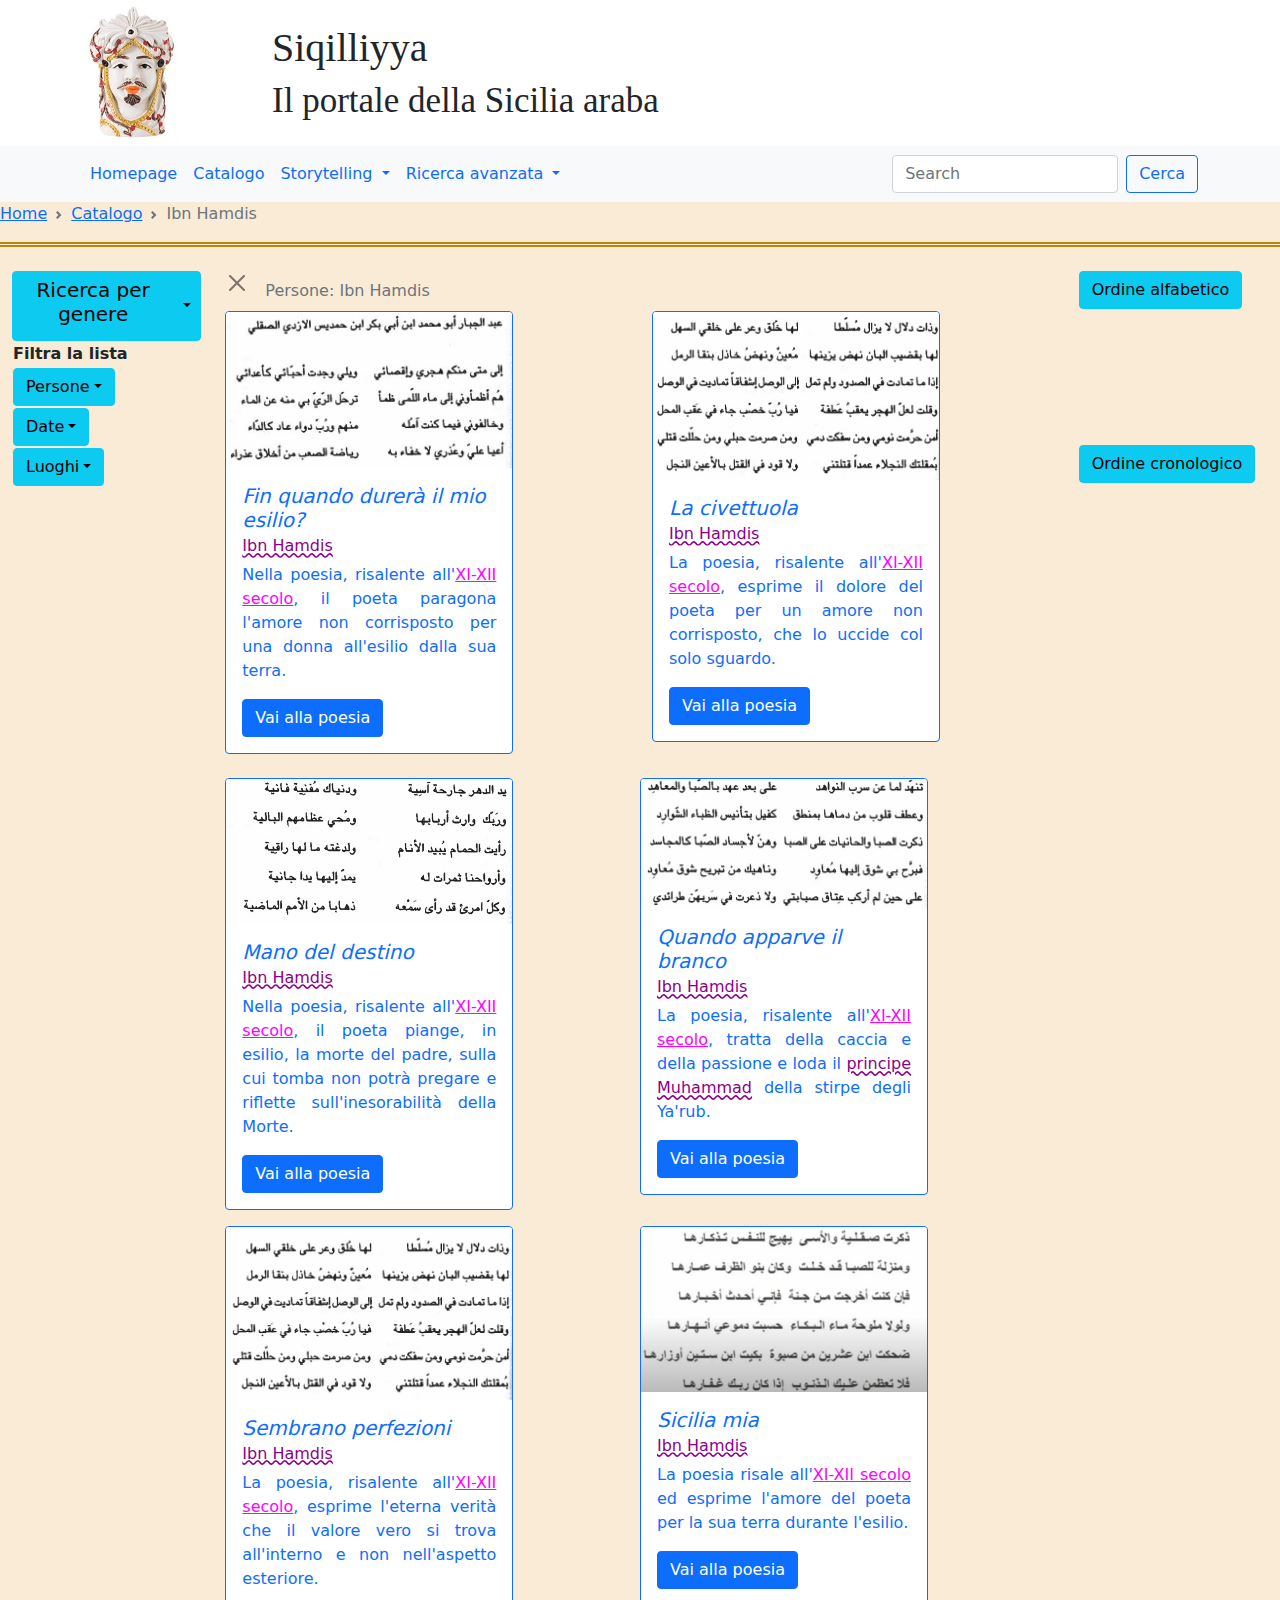
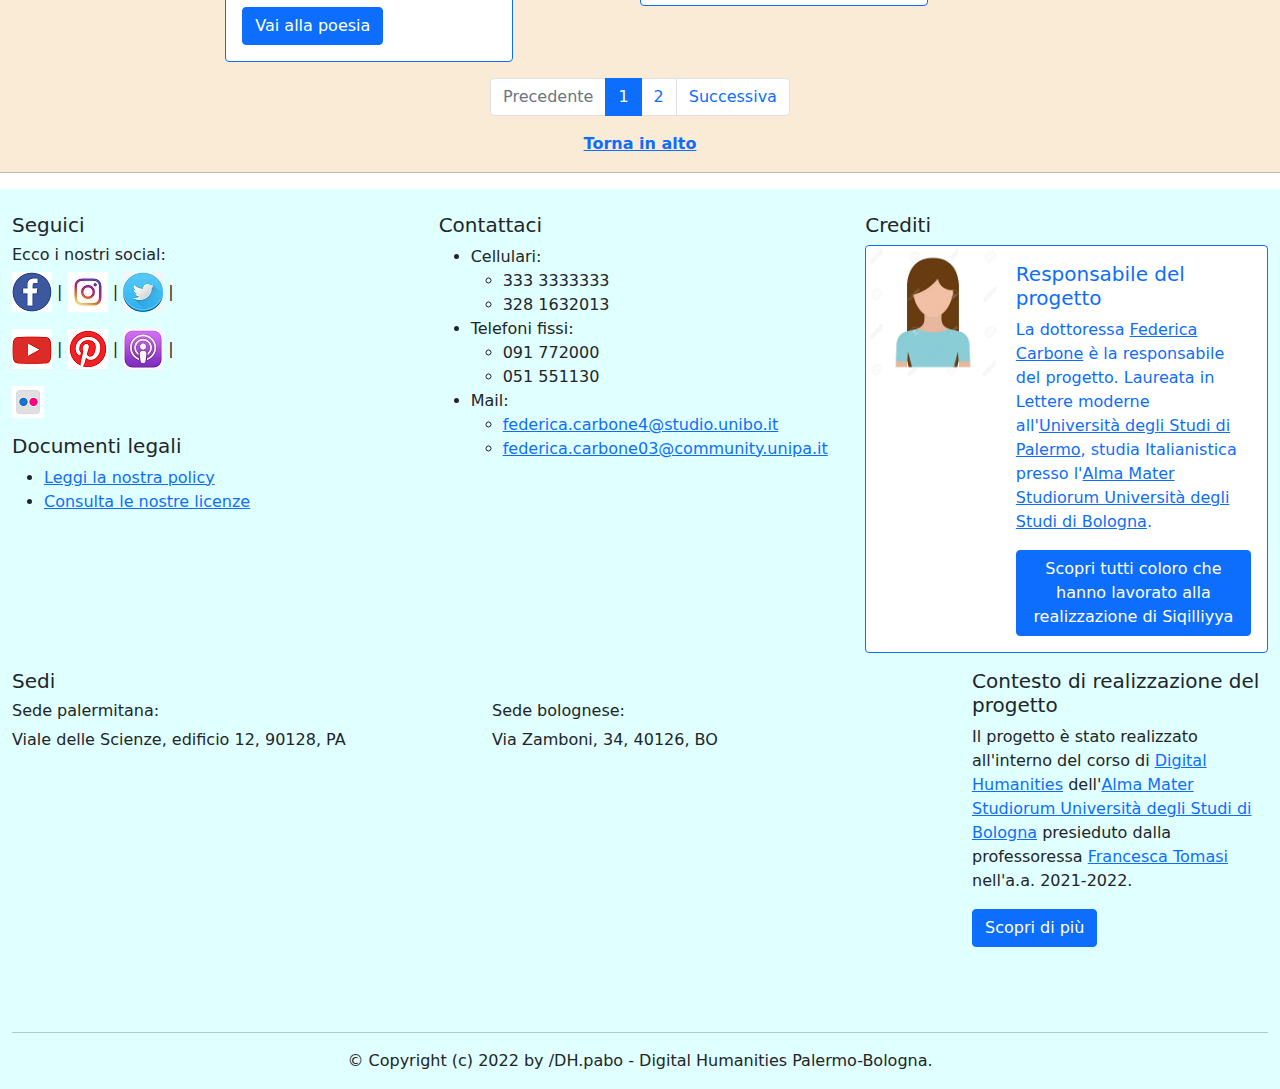
<file: catalogo_ibn_hamdis.html>
<!DOCTYPE html>
<html>
	<head>
		<title>Ibn Hamdis | Catalogo | Siqilliyya | Il portale della Sicilia araba</title>
		<meta charset="utf-8">
		<link rel="stylesheet" type="text/css" href="bootstrap/css/bootstrap.min.css"/>
		<link rel="stylesheet" href="css/stile_catalogo.css"/>
		<link rel="icon" type="image/x-icon" href="immagini/logo-sicilia.ico"/>
	</head>
	<body>
		<header>
			<span id="top"></span>
			<div class="container">
				<div class="row">
					<div class="col-md-2">
						<img src="immagini/testa_di_moro_logo_2.jpg" alt="logo">
					</div>
					<div class="col-md-10">
						<br/>
						<h1>Siqilliyya</h1>
						<h3>Il portale della Sicilia araba</h3>
					</div>
				</div>
			</div>
			</hr>
		</header>
		<main>
			<section class="testata" id="testata">
				<nav class="navbar navbar-expand-lg bg-light">
  					<div class="container">
    					<div class="collapse navbar-collapse" id="navbarSupportedContent">
      						<ul class="navbar-nav me-auto mb-2 mb-lg-0">
        						<li class="nav-item">
          							<a class="nav-link active" href="index.html">Homepage</a>
        						</li>
        						<li class="nav-item">
          							<a class="nav-link active" aria-current="page" href="catalogo.html">Catalogo</a>
        						</li>
        						<li class="nav-item dropdown">
          							<a class="nav-link dropdown-toggle" href="#" id="navbarDropdown" role="button" data-bs-toggle="dropdown" aria-expanded="false">
            							Storytelling
          							</a>
          							<ul class="dropdown-menu" aria-labelledby="navbarDropdown">
            							<li><a class="dropdown-item" href="#">Mappe</a></li>
            							<li><a class="dropdown-item" href="#">Linee del tempo</a></li>
            							<li><hr class="dropdown-divider"></li>
            							<li><a class="dropdown-item" href="#">Esplora la Sicilia araba in VR scene</a></li>
          							</ul>
        						</li>
        						<li class="nav-item dropdown">
          							<a class="nav-link dropdown-toggle" href="#" id="navbarDropdown" role="button" data-bs-toggle="dropdown" aria-expanded="false">
            							Ricerca avanzata
          							</a>
          							<ul class="dropdown-menu" aria-labelledby="navbarDropdown">
            							<li><a class="dropdown-item" href="browsing.html">Per persone</a></li>
            							<li><a class="dropdown-item" href="#">Per luoghi</a></li>
            							<li><a class="dropdown-item" href="#">Per date</a></li>
          							</ul>
        						</li>
         					</ul>
      						<form class="d-flex" role="search">
        						<input class="form-control me-2" type="search" placeholder="Search" aria-label="Search">
        						<button class="btn btn-outline-primary" type="submit">Cerca</button>
      						</form>
    					</div>
  					</div>
				</nav>
			</section>
			<section id="briciole">
				<nav style="--bs-breadcrumb-divider: url(&#34;data:image/svg+xml,%3Csvg xmlns='http://www.w3.org/2000/svg' width='8' height='8'%3E%3Cpath d='M2.5 0L1 1.5 3.5 4 1 6.5 2.5 8l4-4-4-4z' fill='%236c757d'/%3E%3C/svg%3E&#34;);" aria-label="breadcrumb">
	  				<ol class="breadcrumb">
	    				<li class="breadcrumb-item"><a href="index.html">Home</a></li>
	    				<li class="breadcrumb-item active"><a href="catalogo.html">Catalogo</a></li>
	    				<li class="breadcrumb-item active" aria-current="page">Ibn Hamdis</li>
	  				</ol>
				</nav>
			</section>
			<section id="corpo">
				<br/>
				<div class="container-fluid">
					<div class="row">
						<div class="col-md-2">
							<aside>
								<div class="btn-group">
  									<button type="button" class="btn btn-info"><h5>Ricerca per genere</h5></button>
  									<button type="button" class="btn btn-info dropdown-toggle dropdown-toggle-split" data-bs-toggle="dropdown" aria-expanded="false">
    									<span class="visually-hidden">Toggle Dropdown</span>
  									</button>
  									<ul class="dropdown-menu">
  										<button type="button" class="btn-close" aria-label="Close"></button>
    									<li><a class="dropdown-item" href="#">Leggende</a></li>
    									<li><a class="dropdown-item" href="#">Opere architettoniche</a></li>
    									<li><a class="dropdown-item" href="#">Opere storiografiche</a></li>
    									<li><a class="dropdown-item" href="#">Poesie</a></li>
    									<li><a class="dropdown-item" href="#">Ricette</a></li>
  									</ul>
								</div>
								<span></span>
								<table>
									<tr>
										<th>Filtra la lista</th>
									</tr>
									<tr>
										<td>
											<div class="dropdown">
  												<button class="btn btn-info dropdown-toggle" type="button" id="dropdownMenuButton1" data-bs-toggle="dropdown" aria-expanded="false">Persone</button>
  												<ul class="dropdown-menu" aria-labelledby="dropdownMenuButton1">
													<li><a class="dropdown-item" href="#">Al-Basar</a></li>
												    <li><a class="dropdown-item" href="#al-billanubi">Al-Billanubi</a></li>
												    <li><a class="dropdown-item" href="#">Al-Butiri</a></li>
												    <li><a class="dropdown-item" href="#">Federico II</a></li>
												    <li><a class="dropdown-item" href="#guglielmo_i">Guglielmo I</a></li>
												    <li><a class="dropdown-item" href="catalogo_ibn_hamdis.html">Ibn Hamdis</a></li>
												    <li><a class="dropdown-item" href="#">Ibn Kalta</a></li>
												    <li><a class="dropdown-item" href="#amari">Michele Amari</a></li>
												    <li><a class="dropdown-item" href="#ruggero_ii">Ruggero II</a></li>
												    <li><a class="dropdown-item" href="#">Salvo Di Matteo</a></li>
												</ul>
											</div>
										</td>
									</tr>
									<tr>
										<td>
											<div class="dropdown">
  												<button class="btn btn-info dropdown-toggle" type="button" id="dropdownMenuButton1" data-bs-toggle="dropdown" aria-expanded="false">Date</button>
  												<ul class="dropdown-menu" aria-labelledby="dropdownMenuButton1">
													<li><a class="dropdown-item" href="#">XI sec.</a></li>
												    <li><a class="dropdown-item" href="#">XI-XII sec.</a></li>
												    <li><a class="dropdown-item" href="#">1132</a></li>
												    <li><a class="dropdown-item" href="#">1140</a></li>
													<li><a class="dropdown-item" href="#">1165</a></li>
													<li><a class="dropdown-item" href="#">1854-1872</a></li>
												</ul>
											</div>
										</td>
									</tr>
									<tr>
										<td>
											<div class="dropdown">
  												<button class="btn btn-info dropdown-toggle" type="button" id="dropdownMenuButton1" data-bs-toggle="dropdown" aria-expanded="false">Luoghi</button>
  												<ul class="dropdown-menu" aria-labelledby="dropdownMenuButton1">
													<li><a class="dropdown-item" href="#">Butera</a></li>
												    <li><a class="dropdown-item" href="#">Cefalù</a></li>
												    <li><a class="dropdown-item" href="#">Monreale</a></li>
												    <li><a class="dropdown-item" href="#">Noto</a></li>
												    <li><a class="dropdown-item" href="#">Palermo</a></li>
												    <li><a class="dropdown-item" href="#">Siracusa</a></li>
												    <li><a class="dropdown-item" href="#">Villanuova</a></li>
												</ul>
											</div>
										</td>
									</tr>
								</table>
							</aside>
						</div>
						<div class="col-md-8">
							<div class="row">
								<div class="col-md-12">
									<ul class="nav">
										<button type="button" class="btn-close" aria-label="Close"></button>
										<li class="nav-item">
											<a class="nav-link disabled">Persone: Ibn Hamdis</a>
										</li>
									</ul>
								</div>
							</div>
							<section id="cards">							
								<div class="row">
									<div class="col-md-6">
										<span class="poesia"></span>
										<div class="card border-primary" style="width: 18rem;">
  											<img src="immagini/ibn-hamdis_fin_quando_durera_il_mio_esilio_2.jpg" class="card-img-top" alt="testo_arabo_fin_quando_durera_il_mio_esilio" title="Immagine tratta da Poeti Arabi di Sicilia di M. Corrao">
  											<div class="card-body text-primary">
    											<h5 class="card-title"><cite>Fin quando durerà il mio esilio?</cite></h5>
    											<h6 class="card-subtitle mb-2 text-muted"><span class="persone" title="persone">Ibn Hamdis</span></h6>
    											<p class="card-text">Nella poesia, risalente all'<span class="date" title="date">XI-XII secolo</span>, il poeta paragona l'amore non corrisposto per una donna all'esilio dalla sua terra.</p>
    											<a href="#" class="btn btn-primary">Vai alla poesia</a>
    										</div>
    									</div>
    									<br/>
  									</div>
  									<div class="col-md-6">
  										<span class="poesia"></span>
										<div class="card border-primary" style="width: 18rem;">
  											<img src="immagini/ibn-hamdis_la_civettuola.jpg" class="card-img-top" alt="testo_arabo_la_civettuola" title="Immagine tratta da Poeti Arabi di Sicilia di M. Corrao">
  											<div class="card-body text-primary">
    											<h5 class="card-title"><cite>La civettuola</cite></h5>
    											<h6 class="card-subtitle mb-2 text-muted"><span class="persone" title="persone">Ibn Hamdis</span></h6>
    											<p class="card-text">La poesia, risalente all'<span class="date" title="date">XI-XII secolo</span>, esprime il dolore del poeta per un amore non corrisposto, che lo uccide col solo sguardo.</p>
    											<a href="#" class="btn btn-primary">Vai alla poesia</a>
  										</div>
									</div>
								</div>
								<div class="row">
									<div class="col-md-6">
										<span class="poesia"></span>
										<div class="card border-primary mb-3" style="width: 18rem;">
  											<img src="immagini/mano_del_destino.jpg" class="card-img-top" alt="testo_arabo-mano_del_destino" title="Immagine tratta da Poeti Arabi di Sicilia di M. Corrao">
  											<div class="card-body text-primary">
    											<h5 class="card-title"><cite>Mano del destino</cite></h5>
    											<h6 class="card-subtitle mb-2 text-muted"><span class="persone" title="persone">Ibn Hamdis</span></h6>
    											<p class="card-text">Nella poesia, risalente all'<span class="date" title="date">XI-XII secolo</span>, il poeta piange, in esilio, la morte del padre, sulla cui tomba non potrà pregare e riflette sull'inesorabilità della Morte.</p>
    											<a href="item.html" class="btn btn-primary">Vai alla poesia</a>
  											</div>
										</div>
									</div>
									<div class="col-md-6">
										<span class="poesia"></span>
										<div class="card border-primary mb-3" style="width: 18rem;">
  											<img src="immagini/quando_apparve_il_branco.jpg" class="card-img-top" alt="testo_arabo-quando_apparve_il_branco" title="Immagine tratta da Poeti Arabi di Sicilia di M. Corrao">
  											<div class="card-body text-primary">
	    										<h5 class="card-title"><cite>Quando apparve il branco</cite></h5>
	    										<h6 class="card-subtitle mb-2 text-muted"><span class="persone" title="persone">Ibn Hamdis</span></h6>
	    										<p class="card-text">La poesia, risalente all'<span class="date" title="date">XI-XII secolo</span>, tratta della caccia e della passione e loda il <span class="persone" title="persone">principe Muhammad</span> della stirpe degli Ya'rub.</p>
	    										<a href="item.html" class="btn btn-primary">Vai alla poesia</a>
  											</div>
										</div>
									</div>
								</div>
								<div class="row">
									<div class="col-md-6">
										<span class="poesia"></span>
										<div class="card border-primary mb-3" style="width: 18rem;">
  											<img src="immagini/sembrano_perfezioni.jpg" class="card-img-top" alt="testo_arabo-sembrano_perfezioni" title="Immagine tratta da Poeti Arabi di Sicilia di M. Corrao">
  											<div class="card-body text-primary">
	    										<h5 class="card-title"><cite>Sembrano perfezioni</cite></h5>
	    										<h6 class="card-subtitle mb-2 text-muted"><span class="persone" title="persone">Ibn Hamdis</span></h6>
	    										<p class="card-text">La poesia, risalente all'<span class="date" title="date">XI-XII secolo</span>, esprime l'eterna verità che il valore vero si trova all'interno e non nell'aspetto esteriore.</p>
	    										<a href="item.html" class="btn btn-primary">Vai alla poesia</a>
  											</div>
										</div>
									</div>
									<div class="col-md-6">
										<span class="poesia"></span>
										<div class="card border-primary mb-3" style="width: 18rem;">
  											<img src="immagini/ibn-hamdis_la_mia_sicilia.jpeg" class="card-img-top" alt="testo_arabo_sicilia_mia" title="lezioni_di_lingua_araba_youtube">
  											<div class="card-body text-primary">
	    										<h5 class="card-title"><cite>Sicilia mia</cite></h5>
	    										<h6 class="card-subtitle mb-2 text-muted"><span class="persone" title="persone">Ibn Hamdis</span></h6>
	    										<p class="card-text">La poesia risale all'<span class="date" title="date">XI-XII secolo</span> ed esprime l'amore del poeta per la sua terra durante l'esilio.</p>
	    										<a href="#" class="btn btn-primary">Vai alla poesia</a>
    										</div>
										</div>
									</div>
								</div>
							</section>
						</div>
						<div class="col-md-2">
							<aside>
								<div id="collapse_1">
									<p>
	  									<button class="btn btn-info" type="button" data-bs-toggle="collapse" data-bs-target="#collapseWidthExample" aria-expanded="false" aria-controls="collapseWidthExample">
	    									Ordine alfabetico
	  									</button>
									</p>
									<div style="min-height: 120px;">
	  									<div class="collapse collapse-horizontal" id="collapseWidthExample">
	    									<div class="card card-body" style="width: 300px;">
	      										<div class="btn-group-toggle" data-toggle="buttons">
				                        			<label class="btn btn-outline-info active mt-1">
				                            			<input type="radio" checked/> A-Z
				                        			</label>
				                        			<label class="btn btn-outline-info mt-1">
				                            			<input type="radio"/> Z-A
				                        			</label>
				                    			</div>
	    									</div>
	  									</div>
									</div>
								</div>
								<div id="collapse_2">
	  								<p>
	  									<button class="btn btn-info" type="button" data-bs-toggle="collapse" data-bs-target="#collapseWidthExample" aria-expanded="false" aria-controls="collapseWidthExample">
	    									Ordine cronologico
	  									</button>
									</p>
									<div style="min-height: 120px;">
	  									<div class="collapse collapse-horizontal" id="collapseWidthExample">
	    									<div class="card card-body" style="width: 300px;">
	      										<div class="btn-group-toggle" data-toggle="buttons">
				                        			<label class="btn btn-outline-info mt-1">
				                            			<input type="radio" checked/> Ordine crescente
				                        			</label>
				                        			<label class="btn btn-outline-info mt-1">
				                            			<input type="radio"/> Ordine decrescente
				                        			</label>
				                    			</div>	
				                    		</div>
	  									</div>
									</div>
								</div>
							</aside>
						</div>
					</div>
				</div>
			</section>
			<section id="impaginazione">
				<nav aria-label="Page navigation example">
  					<ul class="pagination justify-content-center">
    					<li class="page-item disabled">
      						<a class="page-link">Precedente</a>
    					</li>
    					<li class="page-item active" aria-current="page">
    						<span class="page-link">1</span>
    					</li>
    					<li class="page-item"><a class="page-link" href="#">2</a></li>
    					<li class="page-item">
      						<a class="page-link" href="#">Successiva</a>
    					</li>
  					</ul>
				</nav>
			</section>
			<div class="container" id="back_to_top">
				<div class="row">
					<div class="col-md-12"><a href="#top"><strong>Torna in alto</strong></a></div>
				</div>
			</div>
			<hr/>
		</main>
		<footer>
			<br/>
			<div class="container-fluid">	
				<div class="row">
					<div class="col-md-4">
						<h5>Seguici</h5>
						<h6>Ecco i nostri social:</h6>
						<p><a href="#"><img src="immagini/facebook.png" title="Facebook" /></a> | <a href="#"><img src="immagini/instagram.jpg" title="Instagram" /></a> | <a href="#"><img src="immagini/twitter.jpg" title="Twitter" /></a> | </p>
						<p><a href="#"><img src="immagini/youtube.png" title="YouTube" /></a> | <a href="#"><img src="immagini/pinterest.png" title="Pinterest" /></a> | <a href="#"><img src="immagini/itunes.png" title="I-Tunes" /></a> | </p>
						<p><a href="#"><img src="immagini/flickr.png" title="Flickr" /></a></p>
						<h5>Documenti legali</h5>
						<ul>
							<li><a href="#">Leggi la nostra policy</a></li>
							<li><a href="#">Consulta le nostre licenze</a></li>
						</ul>
					</div>
					<div class="col-md-4">
						<h5>Contattaci</h5>
						<ul>
							<li>Cellulari:
								<ul>
									<li>333 3333333</li>
									<li>328 1632013</li>
								</ul>
							</li>
							<li>Telefoni fissi:
								<ul>
									<li>091 772000</li>
									<li>051 551130</li>
								</ul>
							</li>
							<li>Mail:
								<ul>
									<li><a href="#">federica.carbone4@studio.unibo.it</a></li>
									<li><a href="#">federica.carbone03@community.unipa.it</a></li>
								</ul>
							</li>
						</ul>
					</div>
					<div class="col-md-4">
						<h5>Crediti</h5>
						<div class="card border-primary mb-3" style="max-width: 540px;">
  							<div class="row g-0">
    							<div class="col-md-4">
      								<img src="immagini/donna.png" class="img-fluid rounded-start" alt="Federica_Carbone" title="Immagine tratta da it.123rf.com">
    							</div>
    							<div class="col-md-8">
      								<div class="card-body text-primary">
        								<h5 class="card-title">Responsabile del progetto</h5>
        								<p class="card-text">La dottoressa <a href="">Federica Carbone</a> è la responsabile del progetto. Laureata in Lettere moderne all'<a href="#">Università degli Studi di Palermo</a>, studia Italianistica presso l'<a href="">Alma Mater Studiorum Università degli Studi di Bologna</a>.</p>
        								<a href="#" class="btn btn-primary">Scopri tutti coloro che hanno lavorato alla realizzazione di Siqilliyya</a>
      								</div>
    							</div>
  							</div>
						</div>
					</div>
				</div>
				<div class="row">
					<div class="col-md-9">
						<h5>Sedi</h5>
						<div class="row">
							<div class="col-md-6">
								<h6>Sede palermitana:</h6>
								<p>Viale delle Scienze, edificio 12, 90128, PA</p>
								<p><iframe src="https://www.google.com/maps/embed?pb=!1m14!1m8!1m3!1d12558.442365567298!2d13.3463166!3d38.102727!3m2!1i1024!2i768!4f13.1!3m3!1m2!1s0x0%3A0xcbac9ff4df2a807a!2sEdificio%2012%20-%20Scienze%20umanistiche%2C%20Lettere%20e%20Filosofia!5e0!3m2!1sit!2sit!4v1656497233109!5m2!1sit!2sit" width="300" height="225" style="border:0;" allowfullscreen="" loading="lazy" referrerpolicy="no-referrer-when-downgrade"></iframe></p>
							</div>
							<div class="col-md-6">
								<h6>Sede bolognese:</h6>
								<p>Via Zamboni, 34, 40126, BO</p>
								<p><iframe src="https://www.google.com/maps/embed?pb=!1m18!1m12!1m3!1d2845.901742406408!2d11.351446300000001!3d44.4966801!2m3!1f0!2f0!3f0!3m2!1i1024!2i768!4f13.1!3m3!1m2!1s0x477fd4bb9919533f%3A0x28bbdd19297b033a!2sVia%20Zamboni%2C%2034%2C%2040126%20Bologna%20BO!5e0!3m2!1sit!2sit!4v1656497320442!5m2!1sit!2sit" width="300" height="225" style="border:0;" allowfullscreen="" loading="lazy" referrerpolicy="no-referrer-when-downgrade"></iframe></p>
							</div>
						</div>
					</div>
					<div class="col-md-3">
						<h5>Contesto di realizzazione del progetto</h5>
						<p>Il progetto è stato realizzato all'interno del corso di <a href="">Digital Humanities</a> dell'<a href="">Alma Mater Studiorum Università degli Studi di Bologna</a> presieduto dalla professoressa <a href="">Francesca Tomasi</a> nell'a.a. 2021-2022.</p>
						<a href="#" class="btn btn-primary">Scopri di più</a>
					</div>
				</div>
				<hr/>
				<div class="row">
					<div class="col-md-12">
						<p class="text-center">© Copyright (c) 2022 by /DH.pabo - Digital Humanities Palermo-Bologna.</p>
					</div>
				</div>
			</div>
		</footer>
		<script src="bootstrap/js/bootstrap.bundle.min.js"></script>
	</body>
</html>
</file>
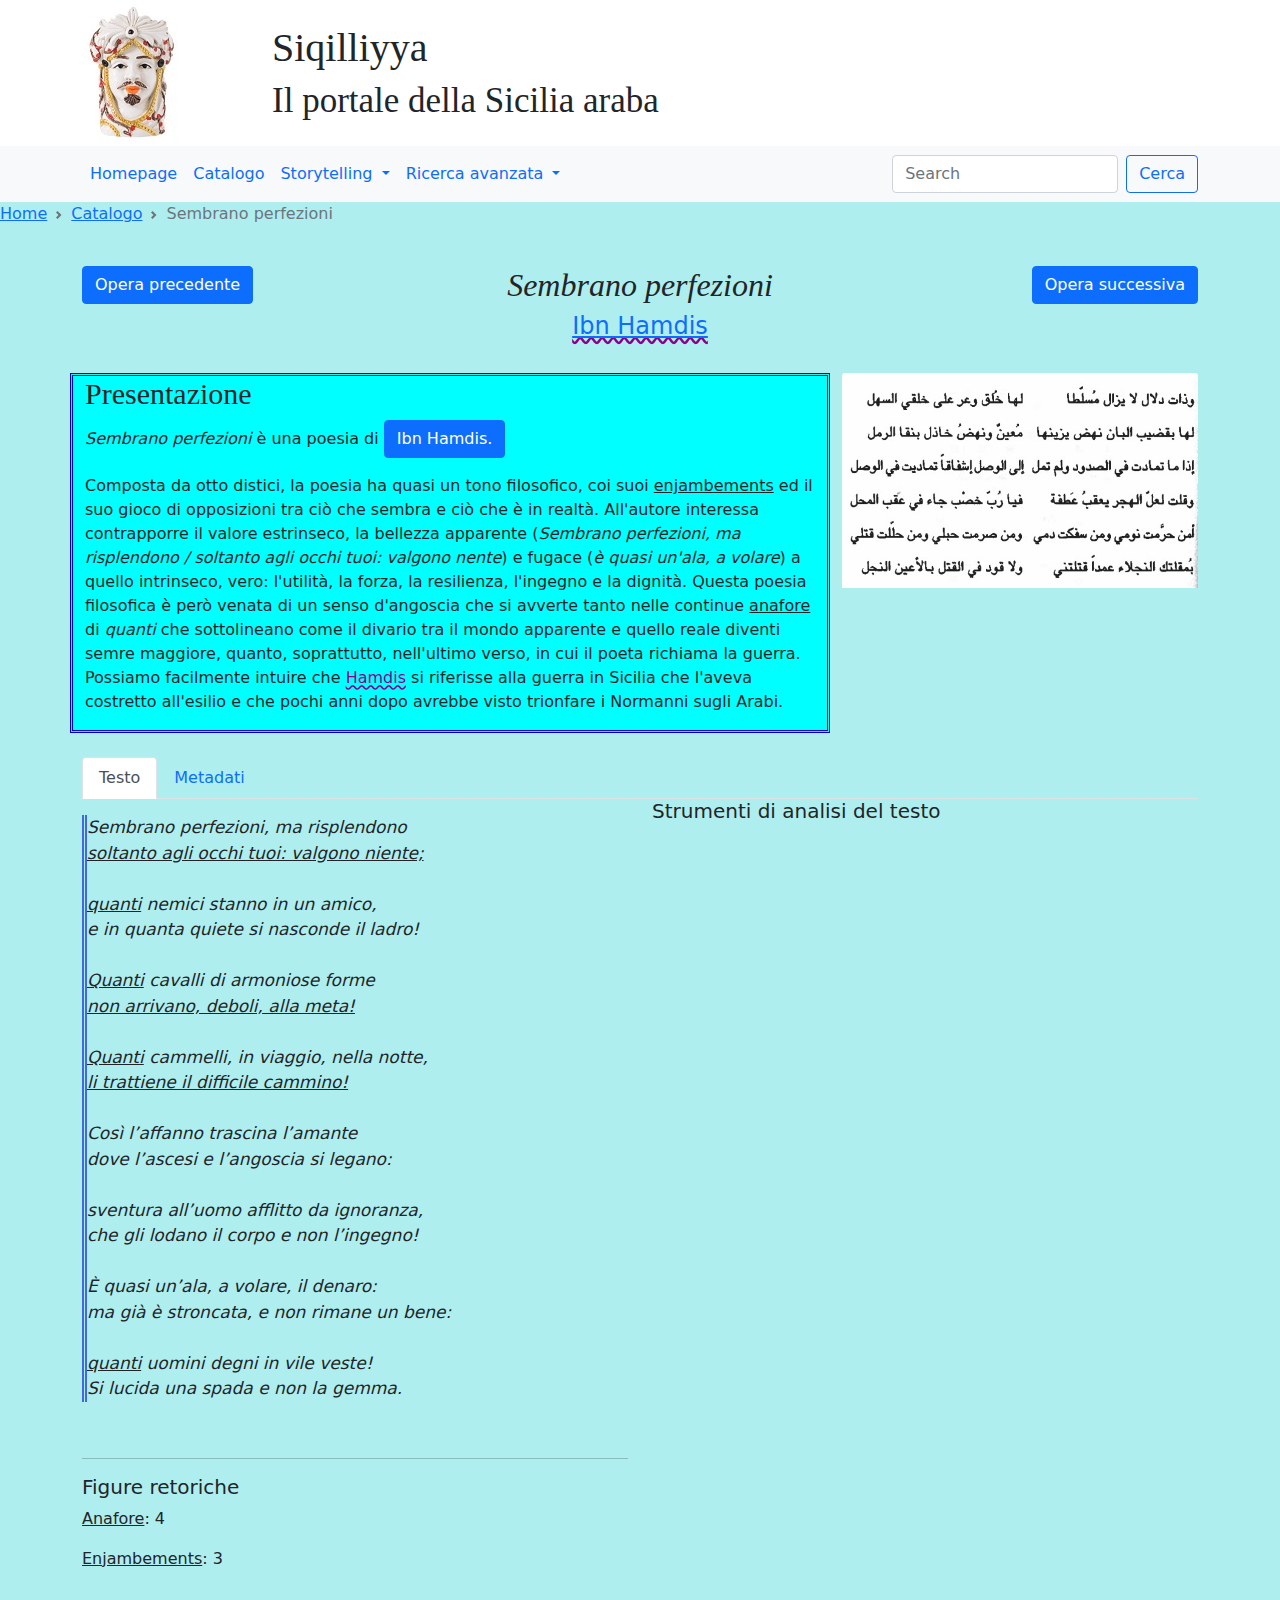
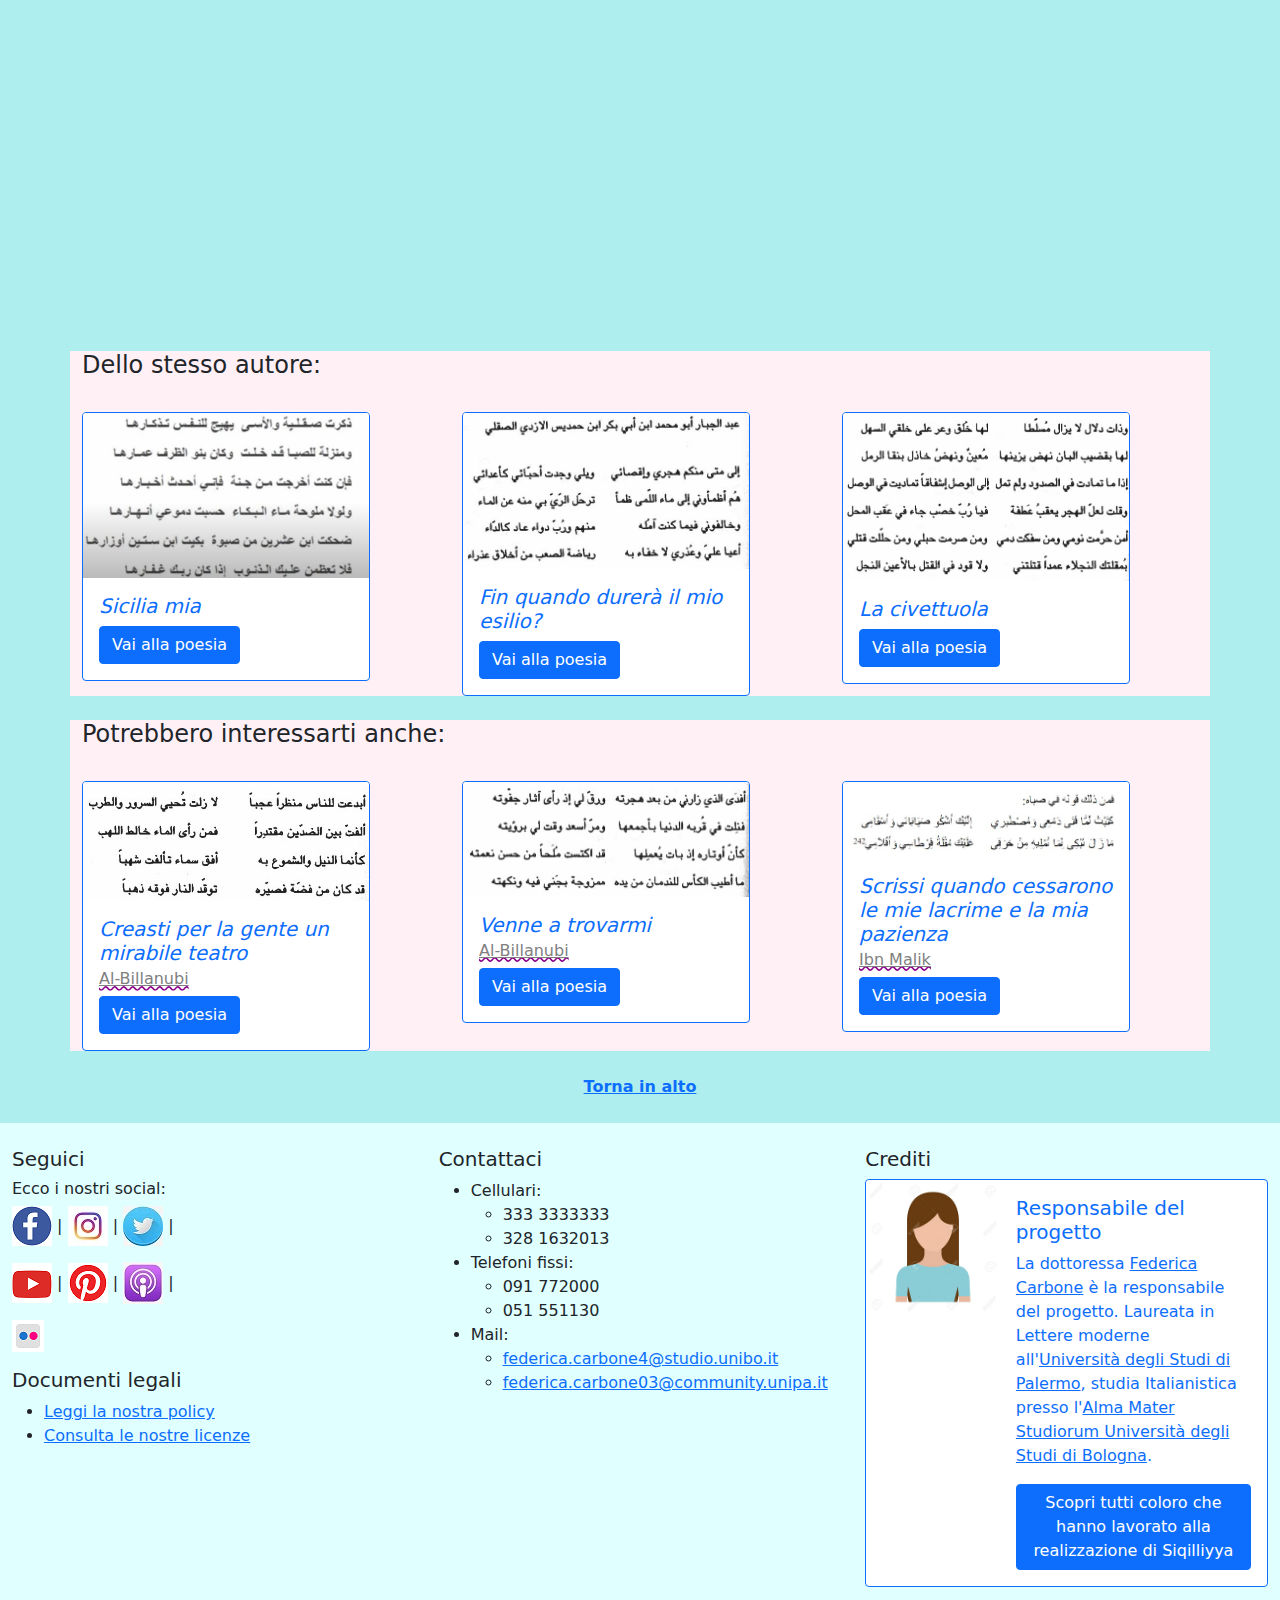
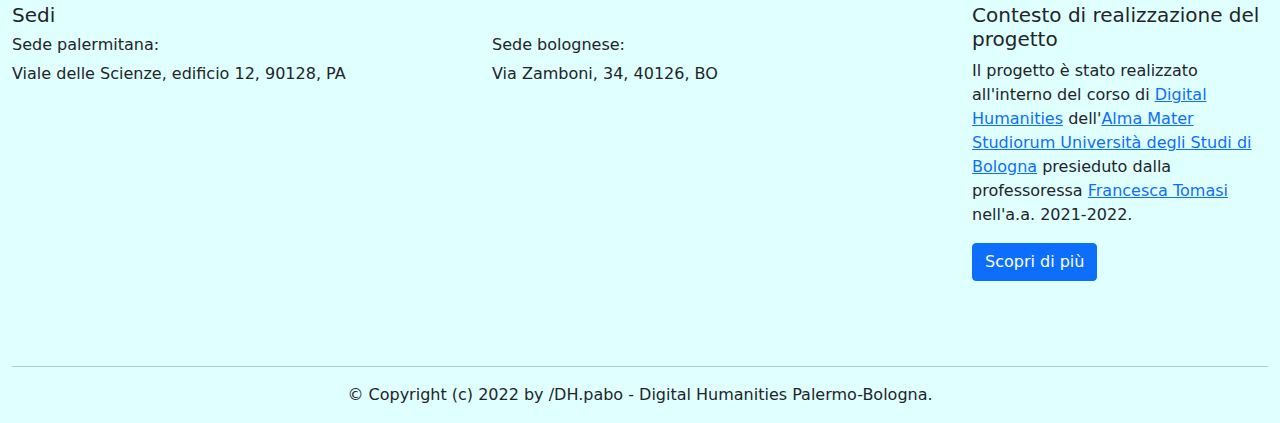
<file: item.html>
<!DOCTYPE html>
<html>
	<head>
		<title>Sembrano perfezioni | Siqilliyya | Il portale della Sicilia araba</title>
		<meta charset="UTF-8"/>
		<link rel="stylesheet" type="text/css" href="bootstrap/css/bootstrap.min.css"/>
		<link rel="stylesheet" href="css/stile_item.css"/>
		<link rel="schema.DC" href="dc_item.xml"/>
		<link rel="schema.MARCREL" href="https://viaf.org/viaf/118947000/"/>
		<meta name="DC.title" content="sembrano_perfezioni"/>
		<link rel="icon" type="image/x-icon" href="immagini/logo-sicilia.ico"/>
	</head>
	<body>
		<header>
			<span id="top"></span>
			<div class="container">
				<div class="row">
					<div class="col-md-2">
						<img src="immagini/testa_di_moro_logo_2.jpg" alt="logo">
					</div>
					<div class="col-md-10">
						<br/>
						<h1>Siqilliyya</h1>
						<h3>Il portale della Sicilia araba</h3>
					</div>
				</div>
			</div>
			</hr>
		</header>
		<main>
			<section class="testata" id="testata">
				<nav class="navbar navbar-expand-lg bg-light">
  					<div class="container">
    					<div class="collapse navbar-collapse" id="navbarSupportedContent">
      						<ul class="navbar-nav me-auto mb-2 mb-lg-0">
        						<li class="nav-item">
          							<a class="nav-link active" href="index.html">Homepage</a>
        						</li>
        						<li class="nav-item">
          							<a class="nav-link active" href="catalogo.html">Catalogo</a>
        						</li>
        						<li class="nav-item dropdown">
          							<a class="nav-link dropdown-toggle" href="#" id="navbarDropdown" role="button" data-bs-toggle="dropdown" aria-expanded="false">
            							Storytelling
          							</a>
          							<ul class="dropdown-menu" aria-labelledby="navbarDropdown">
            							<li><a class="dropdown-item" href="#">Mappe</a></li>
            							<li><a class="dropdown-item" href="#">Linee del tempo</a></li>
            							<li><hr class="dropdown-divider"></li>
            							<li><a class="dropdown-item" href="#">Esplora la Sicilia araba in VR scene</a></li>
          							</ul>
        						</li>
        						<li class="nav-item dropdown">
          							<a class="nav-link dropdown-toggle" href="#" id="navbarDropdown" role="button" data-bs-toggle="dropdown" aria-expanded="false">
            							Ricerca avanzata
          							</a>
          							<ul class="dropdown-menu" aria-labelledby="navbarDropdown">
            							<li><a class="dropdown-item" href="browsing.html">Per persone</a></li>
            							<li><a class="dropdown-item" href="#">Per luoghi</a></li>
            							<li><a class="dropdown-item" href="#">Per date</a></li>
          							</ul>
        						</li>
         					</ul>
      						<form class="d-flex" role="search">
        						<input class="form-control me-2" type="search" placeholder="Search" aria-label="Search">
        						<button class="btn btn-outline-primary" type="submit">Cerca</button>
      						</form>
    					</div>
  					</div>
				</nav>
			</section>
			<section id="briciole">
				<nav style="--bs-breadcrumb-divider: url(&#34;data:image/svg+xml,%3Csvg xmlns='http://www.w3.org/2000/svg' width='8' height='8'%3E%3Cpath d='M2.5 0L1 1.5 3.5 4 1 6.5 2.5 8l4-4-4-4z' fill='%236c757d'/%3E%3C/svg%3E&#34;);" aria-label="breadcrumb">
	  				<ol class="breadcrumb">
	    				<li class="breadcrumb-item"><a href="index.html">Home</a></li>
	    				<li class="breadcrumb-item"><a href="catalogo.html">Catalogo</a></li>
	    				<li class="breadcrumb-item active" aria-current="page">Sembrano perfezioni</li>
	  				</ol>
				</nav>
			</section>
			<section id="corpo">
				<section id="intestazione">
					<br/>
					<div class="container">
						<div class="row">
							<div class="col-md-3" id="prima">
								<button type="button" class="btn btn-primary" a href="#" data-bs-toggle="tooltip" data-bs-placement="right" title="Vai a San Giovanni degli Eremiti">
  									Opera precedente
								</button>
							</div>
							<div class="col-md-6" id="titolo_opera">
								<h2><cite>Sembrano perfezioni</cite></h2>
								<h4><span class="persone" title="persone"><a href="catalogo_ibn_hamdis.html">Ibn Hamdis</a></span></h4>
							</div>
							<div class="col-md-3" id="dopo">
								<button type="button" class="btn btn-primary" a href="#" data-bs-toggle="tooltip" data-bs-placement="left" title="Vai a Sicilia mia">
  									Opera successiva
								</button>
							</div>
						</div>
					</div>
				</section>
				<br/>
				<section id="presentazione">
					<div class="container">
						<div class="row">
							<div class="col-md-8" id="presentazione_1">
								<h4>Presentazione</h4>
								<p><cite>Sembrano perfezioni</cite> è una poesia di 
									<button class="btn btn-primary" type="button" data-bs-toggle="offcanvas" data-bs-target="#offcanvasWithBothOptions" aria-controls="offcanvasWithBothOptions">Ibn Hamdis.</button>
									<div class="offcanvas offcanvas-start" data-bs-scroll="true" tabindex="-1" id="offcanvasWithBothOptions" aria-labelledby="offcanvasWithBothOptionsLabel">
  										<div class="offcanvas-header">
    										<h4 class="offcanvas-title" id="offcanvasWithBothOptionsLabel">Ibn Hamdis</h4>
    										<button type="button" class="btn-close" data-bs-dismiss="offcanvas" aria-label="Close"></button>
  										</div>
  										<div class="offcanvas-body" id="offcanvas">
    										<p><span class="persone" title="persone">Abū Muḥammad ʿAbd al-Jabbār ibn Abī Bakr ibn Muḥammad ibn Ḥamdīs al-Azdī al-Ṣiqillī</span> (in arabo: عبد الجبار بن أبي بكر بن محمد بن حمديس الأزدي الصقلي أبو محمد<) nacque a <span class="luoghi" title="luoghi">Siracusa</span> nel <span class="date" title="date">1056</span> e fu il massimo esponente della poesia araba di Sicilia <span class="date" title="date">tra l'XI e il XII secolo</span>. Dopo aver combattuto contro i normanni, emigrò a <span class="luoghi" title="luoghi">Siviglia</span> nel <span class="date" title="date">1078</span> circa presso la corte del sovrano <span class="persone" title="persone">al-Mu'tamib</span>. Qui compose le sue principali poesie che, oltre a ricalcare i motivi convenzionali della produzione elegiaca e bacchica, sono venati di un profondo e caratteristico tono nostalgico, causato dall'esilio dalla sua amata Sicilia, terra della spensierata giovinezza. Nel <span class="date" title="date">1091</span> si trasferì prima in <span class="luoghi" title="luoghi">Algeria</span> e poi in <span class="luoghi" title="luoghi">Tunisia</span>, dove scrisse versi per celebrare l'esercito arabo nella lotta contro gli invasori normanni in Sicilia. Morì a <span class="luoghi" title="luoghi">Maiorca</span> nel <span class="date" title="date">1133</span> l'ultimo poeta della Sicilia araba, mentre <span class="luoghi" title="luoghi">Palermo</span> diventava normanna.</p>
    										<p>Nel suo <cite>Diwan</cite> (Canzoniere) sono raccolti circa 6000 versi, tradotti integralmente per la prima volta in Italiano da <span class="persone" title="persone">Schiapparelli</span>. Questo grandissimo poeta fu apprezzato, tra gli altri, da <span class="persone" title="persone">Sciascia</span>.</p>
  										</div>
									</div>
								Composta da otto distici, la poesia ha quasi un tono filosofico, coi suoi <span class="enjambements" title="figure retoriche">enjambements</span> ed il suo gioco di opposizioni tra ciò che sembra e ciò che è in realtà. All'autore interessa contrapporre il valore estrinseco, la bellezza apparente (<cite>Sembrano perfezioni, ma risplendono / soltanto agli occhi tuoi: valgono nente</cite>) e fugace (<cite>è quasi un'ala, a volare</cite>) a quello intrinseco, vero: l'utilità, la forza, la resilienza, l'ingegno e la dignità. Questa poesia filosofica è però venata di un senso d'angoscia che si avverte tanto nelle continue <span class="anafore" title="figure retoriche">anafore</span> di <em>quanti</em> che sottolineano come il divario tra il mondo apparente e quello reale diventi semre maggiore, quanto, soprattutto, nell'ultimo verso, in cui il poeta richiama la guerra. Possiamo facilmente intuire che <span class="persone" title="persone">Hamdis</span> si riferisse alla guerra in Sicilia che l'aveva costretto all'esilio e che pochi anni dopo avrebbe visto trionfare i Normanni sugli Arabi.</p>
							</div>
							<div class="col-md-4">
								<img src="immagini/sembrano_perfezioni.jpg" class="card-img-top" alt="testo_arabo-sembrano_perfezioni" title="Immagine tratta da Poeti Arabi di Sicilia di M. Corrao">
							</div>
						</div>
					</div>
				</section>
				<br/>
				<section id="testo_e_metadati">
					<div class="container">
						<div class="row">
							<div class="col-md-12">
								<ul class="nav nav-tabs" id="myTab" role="tablist">
  									<li class="nav-item" role="presentation">
    									<button class="nav-link active" id="home-tab" data-bs-toggle="tab" data-bs-target="#home-tab-pane" type="button" role="tab" aria-controls="home-tab-pane" aria-selected="true">Testo</button>
  									</li>
  									<li class="nav-item" role="presentation">
    									<button class="nav-link" id="profile-tab" data-bs-toggle="tab" data-bs-target="#profile-tab-pane" type="button" role="tab" aria-controls="profile-tab-pane" aria-selected="false">Metadati</button>
  									</li>
								</ul>
								<div class="tab-content" id="myTabContent">
  									<div class="tab-pane fade show active" id="home-tab-pane" role="tabpanel" aria-labelledby="home-tab" tabindex="0">
  										<div class="row">
  											<div class="col-md-6">
  												<p><blockquote cite="https://docenti.unimc.it/odetta.pizzingrilli/teaching/2019/21141/files/poeti-arabi-di-sicilia/ibn-hamdis">
  													<em>Sembrano perfezioni, ma risplendono<br/><span class="enjambements" title="enjambement">soltanto agli occhi tuoi: valgono niente;</span><br/><br/><span class="anafore" title="anafora">quanti</span> nemici stanno in un amico,<br/>e in quanta quiete si nasconde il ladro!<br/><br/><span class="anafore" title="anafora">Quanti</span> cavalli di armoniose forme<br/><span class="enjambements" title="enjambement">non arrivano, deboli, alla meta!</span><br/><br/><span class="anafore" title="anafora">Quanti</span> cammelli, in viaggio, nella notte,<br/><span class="enjambements" title="enjambement">li trattiene il difficile cammino!</span><br/><br/>Così l’affanno trascina l’amante<br/>dove l’ascesi e l’angoscia si legano:<br/><br/>sventura all’uomo afflitto da ignoranza,<br/>che gli lodano il corpo e non l’ingegno!<br/><br/>È quasi un’ala, a volare, il denaro:<br/>ma già è stroncata, e non rimane un bene:<br/><br/><span class="anafore" title="anafora">quanti</span> uomini degni in vile veste!<br/>Si lucida una spada e non la gemma.</em>
  												</blockquote></p>
  												<br/>
  												<hr/>
  												<h5>Figure retoriche</h5>
  												<p><span class="anafore">Anafore</span>: 4</p>
  												<p><span class="enjambements">Enjambements</span>: 3</p>
											</div>
											<div class="col-md-6">
												<h5>Strumenti di analisi del testo</h5>
												<iframe style='width: 424px; height: 267px;' src='https://voyant-tools.org/tool/Cirrus/?corpus=2e32b65eb613fa81403ee881903b60b5'></iframe>
												<iframe style='width: 424px; height: 267px;' src='https://voyant-tools.org/tool/TermsBerry/?corpus=2e32b65eb613fa81403ee881903b60b5'></iframe>
												<iframe style='width: 424px; height: 267px;' src='https://voyant-tools.org/tool/Trends/?query=e&query=il&query=in&query=non&query=quanti&mode=document&corpus=2e32b65eb613fa81403ee881903b60b5'></iframe>								
												<iframe style='width: 424px; height: 267px;' src='https://voyant-tools.org/tool/Summary/?corpus=2e32b65eb613fa81403ee881903b60b5'></iframe>					
											</div>
										</div>
									</div>
  									<div class="tab-pane fade" id="profile-tab-pane" role="tabpanel" aria-labelledby="profile-tab" tabindex="0">
  										<div class="row">
  											<div class="col-md-6">
  												<h5>Metadati dell'opera originale</h5>
  												<h6>Tipologia:</h6>
  												<p>Poesia</p>
  												<h6>Titolo opera:</h6>
  												<p>Sembrano perfezioni</p>
  												<h6>Autore:</h6>
  												<dl>
  													<dt><span class="persone" title="persone">Abd al-Jabbār Ibn Muhammad Ibn Hamdīs</span></dt>
  													<dd>VIAF: <a href="https://viaf.org/viaf/118947000/">118947000</a></dd>
  												</dl>
  												<h6>Data:</h6>
  												<p><span class="date" title="date">XI-XII sec.</span></p>
  												<h6>Luogo:</h6>
  												<p>Incerto</p>
  												<h6>Lingua:</h6>
  												<p>Arabo</p>
  												<h6>Titolo raccolta:</h6>
  												<p><cite>Diwan</cite></p>
  											</div>
  											<div class="col-md-6">
  												<h5>Metadati della traduzione</h5>
  												<h6>Tipologia:</h6>
  												<p>Poesia</p>
  												<h6>Titolo opera:</h6>
  												<p>Sembrano perfezioni</p>
  												<h6>Traduttori:</h6>
  												<dl>
  													<dt><span class="persone" title="persone">Francesca Maria Corrao</span></dt>
  													<dd>VIAF: <a href="https://viaf.org/viaf/56622123/">56622123</a></dd>
  													<dt><span class="persone" title="persone">Edoardo Sanguineti</span></dt>
  													<dd>VIAF: <a href="https://viaf.org/viaf/66478877/">66478877</a></dd>
  												</dl>
  												<h6>Data:</h6>
  												<p><span class="date" title="date">maggio 2005</span></p>
  												<h6>Luogo:</h6>
  												<p><span class="luoghi" title="luoghi">Messina</span></p>
  												<h6>Lingua:</h6>
  												<p>Italiano</p>
  												<h6>Titolo raccolta:</h6>
  												<p><cite>Poeti arabi di Sicilia</cite></p>
  												<h6>Casa editrice:</h6>
  												<p>Mesogea</p>
  												<h6>Edizione:</h6>
  												<p>Seconda</p>
  												<h6>Identificazione ISBN:</h6>
  												<p>88-469-2023-6</p>
  												<h6>Luogo fisico:</h6>
  												<p>CIP- Biblioteca centrale della Regione siciliana “Alberto Bombace”</p>
  												<h6>Permalink:</h6>
  												<a href="https://www.mesogea.it/prodotto/poeti-arabi-di-sicilia/">https://www.mesogea.it/prodotto/poeti-arabi-di-sicilia/2022/07/10/poeti_arabi_di_sicilia/</a>
  											</div>
  										</div>
  										<hr/>
  										<div class="row">
  											<div class="col-md-12">
  												<h5>Metadati XML</h5>
  												<p><a href="xml/metadati_item.xml">XML TEI</a></p>
  												<p><a href="xml/dc_item.xml">Dublin Core</a></p>
  												<p><a href="xml/rdf_item.xml">Triple RDF</a></p>
  											</div>
  										</div>
  									</div>
								</div>
							</div>
						</div>
					</div>
				</section>
				<br/>
				<section id="suggerimenti">
					<div class="container" id="suggerimenti1">
						<div class="row">
							<div class="col-md-12">
								<h4>Dello stesso autore:</h4>
							</div>
						</div>
						<br/>
						<div class="row">
							<div class="col-md-4">
								<div class="card border-primary" style="width: 18rem;">
  									<img src="immagini/ibn-hamdis_la_mia_sicilia.jpeg" class="card-img-top" alt="testo_arabo_sicilia_mia" title="lezioni_di_lingua_araba_youtube">
  									<div class="card-body text-primary">
    									<h5 class="card-title"><cite>Sicilia mia</cite></h5>
    									<a href="#" class="btn btn-primary">Vai alla poesia</a>
  									</div>
								</div>
							</div>
							<div class="col-md-4">
								<div class="card border-primary" style="width: 18rem;">
  									<img src="immagini/ibn-hamdis_fin_quando_durera_il_mio_esilio_2.jpg" class="card-img-top" alt="testo_arabo_fin_quando_durera_il_mio_esilio" title="Immagine tratta da Poeti Arabi di Sicilia di M. Corrao">
  									<div class="card-body text-primary">
    									<h5 class="card-title"><cite>Fin quando durerà il mio esilio?</cite></h5>
    									<a href="#" class="btn btn-primary">Vai alla poesia</a>
  									</div>
								</div>
							</div>
							<div class="col-md-4">
								<div class="card border-primary" style="width: 18rem;">
  									<img src="immagini/ibn-hamdis_la_civettuola.jpg" class="card-img-top" alt="testo_arabo_la_civettuola" title="Immagine tratta da Poeti Arabi di Sicilia di M. Corrao">
  									<div class="card-body text-primary">
    									<h5 class="card-title"><cite>La civettuola</cite></h5>
    									<a href="#" class="btn btn-primary">Vai alla poesia</a>
  									</div>
								</div>
							</div>
						</div>
					</div>
					<br/>
					<div class="container" id="suggerimenti2">
						<div class="row">
							<div class="col-md-12">
								<h4>Potrebbero interessarti anche:</h4>
							</div>
						</div>
						<br/>
						<div class="row">
							<div class="col-md-4">
								<div class="card border-primary" style="width: 18rem;">
  									<img src="immagini/creasti_per_la_gente_un_mirabile_teatro2.jpg" class="card-img-top" alt="testo_arabo_creasti_per_la_gente_un_mirabile_teatro" title="Immagine tratta da Poeti Arabi di Sicilia di M. Corrao">
  									<div class="card-body text-primary">
    									<h5 class="card-title"><cite>Creasti per la gente un mirabile teatro</cite></h5>
    									<h6 class="card-subtitle mb-2 text-muted"><span class="persone" title="persone"><a href="#">Al-Billanubi</a></span></h6>
    									<a href="#" class="btn btn-primary">Vai alla poesia</a>
  									</div>
								</div>
							</div>
							<div class="col-md-4">
								<div class="card border-primary" style="width: 18rem;">
  									<img src="immagini/al-billanubi_venne_a_trovarmi.jpeg" class="card-img-top" alt="testo_arabo_venne_a_trovarmi" title="Immagine tratta da Poeti Arabi di Sicilia di M. Corrao">
  									<div class="card-body text-primary">
    									<h5 class="card-title"><cite>Venne a trovarmi</cite></h5>
    									<h6 class="card-subtitle mb-2 text-muted"><span class="persone" title="persone"><a href="#">Al-Billanubi</a></span></h6>
    									<a href="#" class="btn btn-primary">Vai alla poesia</a>
  									</div>
								</div>
							</div>
							<div class="col-md-4">
								<div class="card border-primary" style="width: 18rem;">
  									<img src="immagini/ibn-malik_scrissi_quando_cessarono_le_mie_lacrime.jpeg" class="card-img-top" alt="testo_arabo_scrissi_quando_cessaron_le_mie_lacrime" title="Immagine tratta da academia.edu">
  									<div class="card-body text-primary">
    									<h5 class="card-title"><cite>Scrissi quando cessarono le mie lacrime e la mia pazienza</cite></h5>
    									<h6 class="card-subtitle mb-2 text-muted"><span class="persone" title="persone"><a href="#">Ibn Malik</a></span></h6>
    									<a href="#" class="btn btn-primary">Vai alla poesia</a>
  									</div>
								</div>
							</div>
						</div>
					</div>
				</section>
				<br/>
				<div class="container" id="back_to_top">
					<div class="row">
						<div class="col-md-12"><a href="#top"><strong>Torna in alto</strong></a></div>
					</div>
				</div>
				<br/>
			</section>
		</main>
		<footer>
			<br/>
			<div class="container-fluid">	
				<div class="row">
					<div class="col-md-4">
						<h5>Seguici</h5>
						<h6>Ecco i nostri social:</h6>
						<p><a href="#"><img src="immagini/facebook.png" title="Facebook" /></a> | <a href="#"><img src="immagini/instagram.jpg" title="Instagram" /></a> | <a href="#"><img src="immagini/twitter.jpg" title="Twitter" /></a> | </p>
						<p><a href="#"><img src="immagini/youtube.png" title="YouTube" /></a> | <a href="#"><img src="immagini/pinterest.png" title="Pinterest" /></a> | <a href="#"><img src="immagini/itunes.png" title="I-Tunes" /></a> | </p>
						<p><a href="#"><img src="immagini/flickr.png" title="Flickr" /></a></p>
						<h5>Documenti legali</h5>
						<ul>
							<li><a href="#">Leggi la nostra policy</a></li>
							<li><a href="#">Consulta le nostre licenze</a></li>
						</ul>
					</div>
					<div class="col-md-4">
						<h5>Contattaci</h5>
						<ul>
							<li>Cellulari:
								<ul>
									<li>333 3333333</li>
									<li>328 1632013</li>
								</ul>
							</li>
							<li>Telefoni fissi:
								<ul>
									<li>091 772000</li>
									<li>051 551130</li>
								</ul>
							</li>
							<li>Mail:
								<ul>
									<li><a href="#">federica.carbone4@studio.unibo.it</a></li>
									<li><a href="#">federica.carbone03@community.unipa.it</a></li>
								</ul>
							</li>
						</ul>
					</div>
					<div class="col-md-4">
						<h5>Crediti</h5>
						<div class="card border-primary mb-3" style="max-width: 540px;">
  							<div class="row g-0">
    							<div class="col-md-4">
      								<img src="immagini/donna.png" class="img-fluid rounded-start" alt="Federica_Carbone" title="Immagine tratta da it.123rf.com">
    							</div>
    							<div class="col-md-8">
      								<div class="card-body text-primary">
        								<h5 class="card-title">Responsabile del progetto</h5>
        								<p class="card-text">La dottoressa <a href="">Federica Carbone</a> è la responsabile del progetto. Laureata in Lettere moderne all'<a href="#">Università degli Studi di Palermo</a>, studia Italianistica presso l'<a href="">Alma Mater Studiorum Università degli Studi di Bologna</a>.</p>
        								<a href="#" class="btn btn-primary">Scopri tutti coloro che hanno lavorato alla realizzazione di Siqilliyya</a>
      								</div>
    							</div>
  							</div>
						</div>
					</div>
				</div>
				<div class="row">
					<div class="col-md-9">
						<h5>Sedi</h5>
						<div class="row">
							<div class="col-md-6">
								<h6>Sede palermitana:</h6>
								<p>Viale delle Scienze, edificio 12, 90128, PA</p>
								<p><iframe src="https://www.google.com/maps/embed?pb=!1m14!1m8!1m3!1d12558.442365567298!2d13.3463166!3d38.102727!3m2!1i1024!2i768!4f13.1!3m3!1m2!1s0x0%3A0xcbac9ff4df2a807a!2sEdificio%2012%20-%20Scienze%20umanistiche%2C%20Lettere%20e%20Filosofia!5e0!3m2!1sit!2sit!4v1656497233109!5m2!1sit!2sit" width="300" height="225" style="border:0;" allowfullscreen="" loading="lazy" referrerpolicy="no-referrer-when-downgrade"></iframe></p>
							</div>
							<div class="col-md-6">
								<h6>Sede bolognese:</h6>
								<p>Via Zamboni, 34, 40126, BO</p>
								<p><iframe src="https://www.google.com/maps/embed?pb=!1m18!1m12!1m3!1d2845.901742406408!2d11.351446300000001!3d44.4966801!2m3!1f0!2f0!3f0!3m2!1i1024!2i768!4f13.1!3m3!1m2!1s0x477fd4bb9919533f%3A0x28bbdd19297b033a!2sVia%20Zamboni%2C%2034%2C%2040126%20Bologna%20BO!5e0!3m2!1sit!2sit!4v1656497320442!5m2!1sit!2sit" width="300" height="225" style="border:0;" allowfullscreen="" loading="lazy" referrerpolicy="no-referrer-when-downgrade"></iframe></p>
							</div>
						</div>
					</div>
					<div class="col-md-3">
						<h5>Contesto di realizzazione del progetto</h5>
						<p>Il progetto è stato realizzato all'interno del corso di <a href="">Digital Humanities</a> dell'<a href="">Alma Mater Studiorum Università degli Studi di Bologna</a> presieduto dalla professoressa <a href="">Francesca Tomasi</a> nell'a.a. 2021-2022.</p>
						<a href="#" class="btn btn-primary">Scopri di più</a>
					</div>
				</div>
				<hr/>
				<div class="row">
					<div class="col-md-12">
						<p class="text-center">© Copyright (c) 2022 by /DH.pabo - Digital Humanities Palermo-Bologna.</p>
					</div>
				</div>
			</div>
		</footer>
		<script src="bootstrap/js/bootstrap.bundle.min.js"></script>
	</body>
</html>
</file>
<file: css/stile_homepage.css>
header{
	display:inline;
}
main{
	background-color:antiquewhite;
}
h1{
	font-family:"Lucida Handwriting", fantasy;
}
#testata{
	background-color:antiquewhite;
	color:antiquewhite;
}
#carosello{
	border-top-style:double;
	border-top-color:darkgoldenrod;
	border-top-width:5px;
	border-bottom-style:double;
	border-bottom-color:darkgoldenrod;
	border-bottom-width:5px;
}
#carosello a{
	color:crimson;
}
#carosello a:hover{
	color:royalblue;
	text-shadow: 2px 2px 5px blue;
}
#carosello h5{
	color:crimson;
}
#carosello p{
	color:firebrick;
}
#monreale h5{
	color:white;
}
#monreale p{
	color:white;
}
#monreale a{
	color:white;
}
#progetto{
	background-color:goldenrod;
	font-family:'Brush Script MT', cursive;
	border-style:double;
	border-color:darkgoldenrod;
	border-width:3px;
}
h3{
	font-family:'Brush Script MT', cursive;
	font-size:35px;
}
#testo_progetto{
	font-size:25px;
}
#presentazione a{
	color:crimson;
}
#presentazione a:hover{
	color:royalblue;
}
#back_to_top{
	text-align:center;
}
footer{
	background-color:lightcyan;
}
</file>
<file: css/stile_catalogo.css>
header{
	display:inline;
}
h1{
	font-family:"Lucida Handwriting", fantasy;
}
h3{
	font-family:'Brush Script MT', cursive;
	font-size:35px;
}
main{
	background-color:antiquewhite;
}
#testata{
	background-color:antiquewhite;
	color:antiquewhite;
}
#corpo{
	border-top-style:double;
	border-top-color:darkgoldenrod;
	border-top-width:5px;
}
#cards p{
	text-align:justify;
}
span{
	text-decoration: underline;
}
.persone{
	color:darkmagenta;
	text-decoration:underline;
	text-decoration-style:wavy;
	text-decoration-color:darkmagenta;
}
.date{
	color:fuchsia;
}
.luoghi{
	color:tan;
}
#back_to_top{
	text-align:center;
}
h6 a{
	color:gray;
}
footer{
	background-color:lightcyan;
}
$breadcrumb-divider: url("data:image/svg+xml,<svg xmlns='http://www.w3.org/2000/svg' width='8' height='8'><path d='M2.5 0L1 1.5 3.5 4 1 6.5 2.5 8l4-4-4-4z' fill='#{$breadcrumb-divider-color}'/></svg>");
</file>
<file: css/stile_item.css>
header{
	display:inline;
}
h1{
	font-family:"Lucida Handwriting", fantasy;
}
h3{
	font-family:'Brush Script MT', cursive;
	font-size:35px;
}

main{
	background-color:paleturquoise;
}
#prima{
	text-align:left;
}
#titolo_opera{
	text-align:center;
}
h2{
	font-family:"Lucida Handwriting", fantasy;
}
span{
	text-decoration:underline;
}
.persone{
	color:darkmagenta;
	text-decoration:underline;
	text-decoration-style:wavy;
	text-decoration-color:darkmagenta;
}
.date{
	color:fuchsia;
}
.luoghi{
	color:tan;
}
.enjambements:hover{
	text-decoration:overline underline;
	text-decoration-color:blue;
	color:mediumblue;
}
.anafore:hover{
	text-decoration:underline;
	text-decoration-style:wavy;
	text-decoration-color:blue;
	color:mediumblue;
}
#dopo{
	text-align:right;
}
#presentazione_1{
	background-color:aqua;
	border-style:double;
	border-color:mediumblue;
	border-width:3px;
}
#presentazione h4{
	font-family:'Brush Script MT', cursive;
	font-size: 30px;
}
#offcanvas{
	text-align:justify;
}
blockquote{
	text-align:justify;
	font-size:17px;
	border-left-style:double;
	border-left-width:5px;
	border-left-radius:12px;
	border-left-color:royalblue;
}
dt{
	font-weight:normal;
}
#suggerimenti1{
	background-color:lavenderblush;
}
#suggerimenti2{
	background-color:lavenderblush;
}
h6 a{
	color:gray;
}
#back_to_top{
	text-align:center;
}
footer{
	background-color:lightcyan;
}
$breadcrumb-divider: url("data:image/svg+xml,<svg xmlns='http://www.w3.org/2000/svg' width='8' height='8'><path d='M2.5 0L1 1.5 3.5 4 1 6.5 2.5 8l4-4-4-4z' fill='#{$breadcrumb-divider-color}'/></svg>");
</file>
